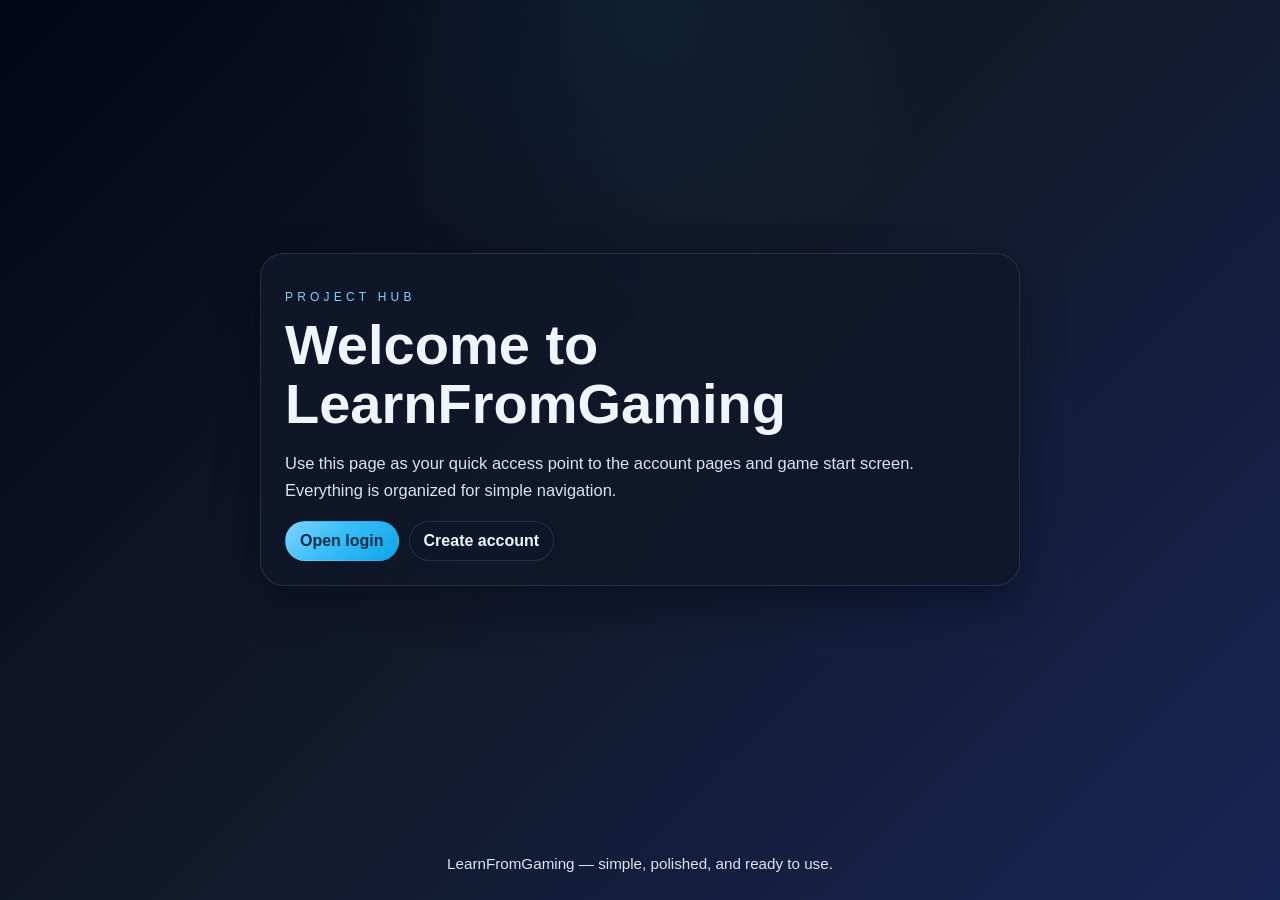
<file: index.html>
<!DOCTYPE html>
<html lang="en">
  <head>
    <meta charset="UTF-8" />
    <meta name="viewport" content="width=device-width, initial-scale=1.0" />
    <title>LearnFromGaming</title>
    <meta name="description" content="A polished entry page for the LearnFromGaming project." />
    <link rel="stylesheet" href="styles/index.css" />
  </head>
  <body>
    <main class="site-shell main-wrap">
      <section class="hero center-card">
        <article class="panel">
          <p class="eyebrow">Project hub</p>
          <h1>Welcome to LearnFromGaming</h1>
          <p class="lead">Use this page as your quick access point to the account pages and game start screen. Everything is organized for simple navigation.</p>

          <div class="cta-row">
            <a class="primary-btn" href="login.html">Open login</a>
            <a class="secondary-btn" href="register.html">Create account</a>
          </div>
        </article>
      </section>
    </main>

    <footer class="site-shell footer-note">LearnFromGaming — simple, polished, and ready to use.</footer>
  </body>
</html>
</file>
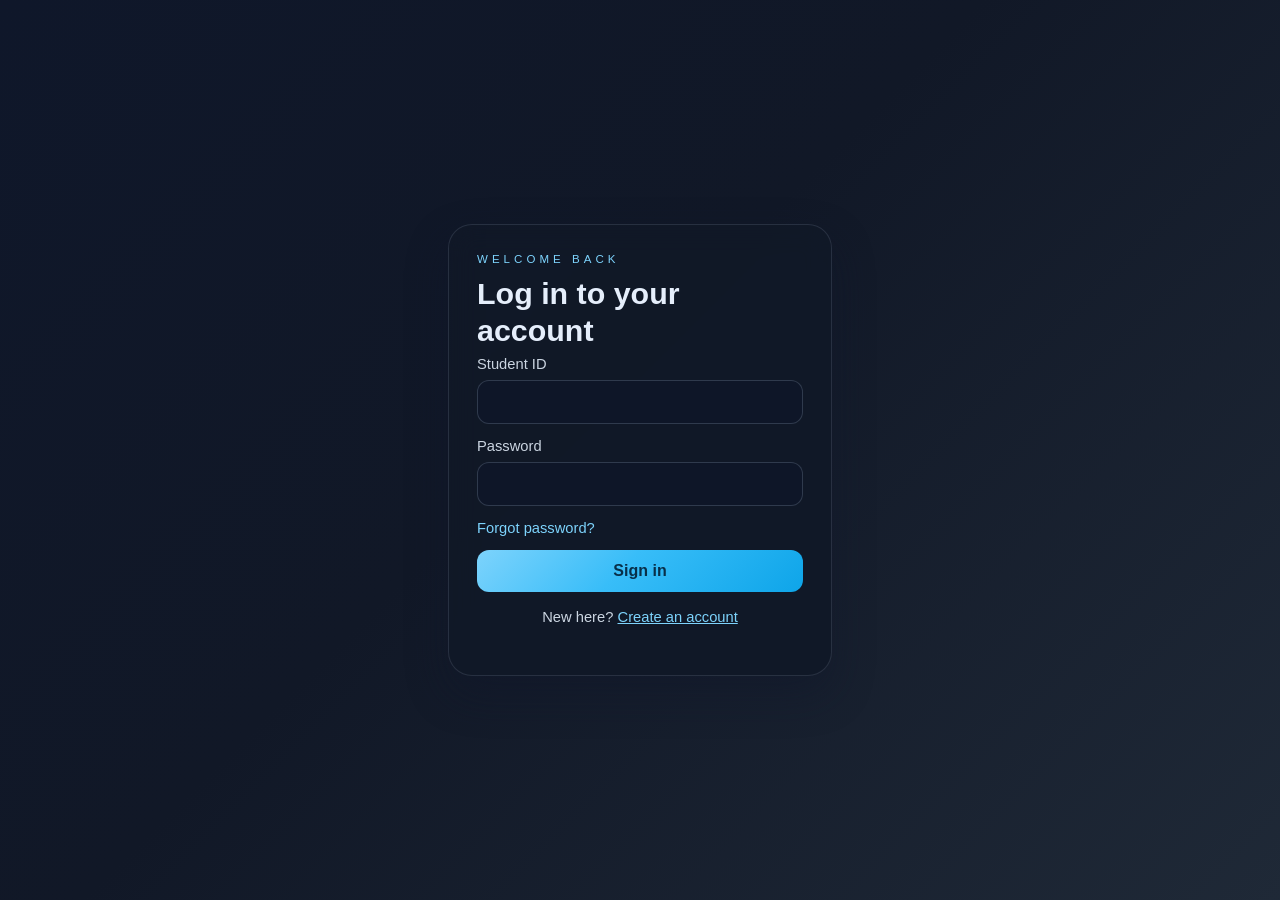
<file: login.html>
<!DOCTYPE html>
<html lang="en">
  <head>
    <meta charset="UTF-8" />
    <meta name="viewport" content="width=device-width, initial-scale=1.0" />
    <title>Register & Login</title>
    <link rel="stylesheet" href="styles/login.css" />
  </head>
  <body>
    <main class="shell">
      <section class="card" aria-label="Login interface">
        <div class="eyebrow">Welcome back</div>
        <h1>Log in to your account</h1>
      
        <form id="login-form" novalidate>
          <div class="field">
            <label for="studentID">Student ID</label>
            <input id="studentID" type="text" required />
          </div>

          <div class="field">
            <label for="password">Password</label>
            <input id="password" type="password" required />
          </div>

          <div class="row">
            <a class="link" href="forgot-password.html">Forgot password?</a>
          </div>

          <button type="submit">Sign in</button>
          <p id="login-message" class="footer-note" style="margin-top: 0; display: none;"></p>
        </form>

        <div class="divider">or continue with</div>

        <p class="footer-note">New here? <a href="register.html">Create an account</a></p>
      <script src="scripts/login.js"></script>
      </section>
    </main>
  </body>
</html>
</file>
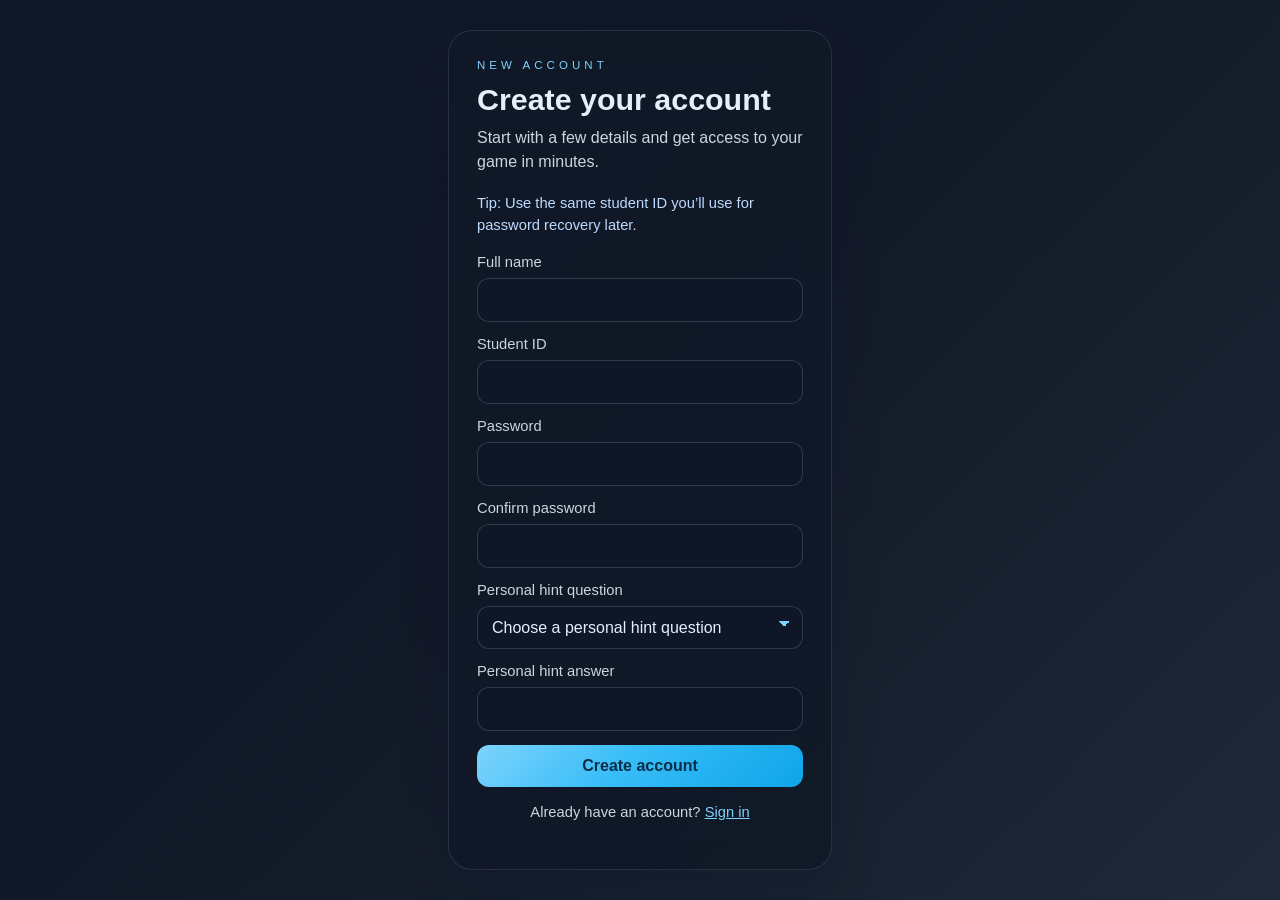
<file: register.html>
<!DOCTYPE html>
<html lang="en">
  <head>
    <meta charset="UTF-8" />
    <meta name="viewport" content="width=device-width, initial-scale=1.0" />
    <title>Create Account</title>
    <link rel="stylesheet" href="styles/register.css" />
  </head>
  <body>
    <main class="shell">
      <section class="card" aria-label="Create account interface">
        <div class="eyebrow">New account</div>
        <h1>Create your account</h1>
        <p>Start with a few details and get access to your game in minutes.</p>
        <p style="font-size: 0.92rem; color: #bfdbfe;">Tip: Use the same student ID you’ll use for password recovery later.</p>

        <form id="signup-form" novalidate>
          <div class="field">
            <label for="name">Full name</label>
            <input id="name" type="text" required />
          </div>

          <div class="field">
            <label for="student-id">Student ID</label>
            <input id="student-id" type="text" required />
          </div>

          <div class="field">
            <label for="password">Password</label>
            <input id="password" type="password" required />
          </div>

          <div class="field">
            <label for="confirm-password">Confirm password</label>
            <input id="confirm-password" type="password" required />
          </div>

          <div class="field">
            <label for="hint-question">Personal hint question</label>
            <select id="hint-question" required>
              <option value="" selected disabled hidden>Choose a personal hint question</option>
              <option value="What is your favorite color?">What is your favorite color?</option>
              <option value="What is your first pet’s name?">What is your first pet’s name?</option>
              <option value="What city were you born in?">What city were you born in?</option>
            </select>
          </div>

          <div class="field">
            <label for="hint-answer">Personal hint answer</label>
            <input id="hint-answer" type="text" required />
          </div>

          <button type="submit">Create account</button>
          <p id="signup-message" class="footer-note" style="margin-top: 0; display: none;"></p>
        </form>

        <p class="footer-note">Already have an account? <a href="login.html">Sign in</a></p>
        <script src="scripts/register.js"></script>
      </section>
    </main>
  </body>
</html>
</file>
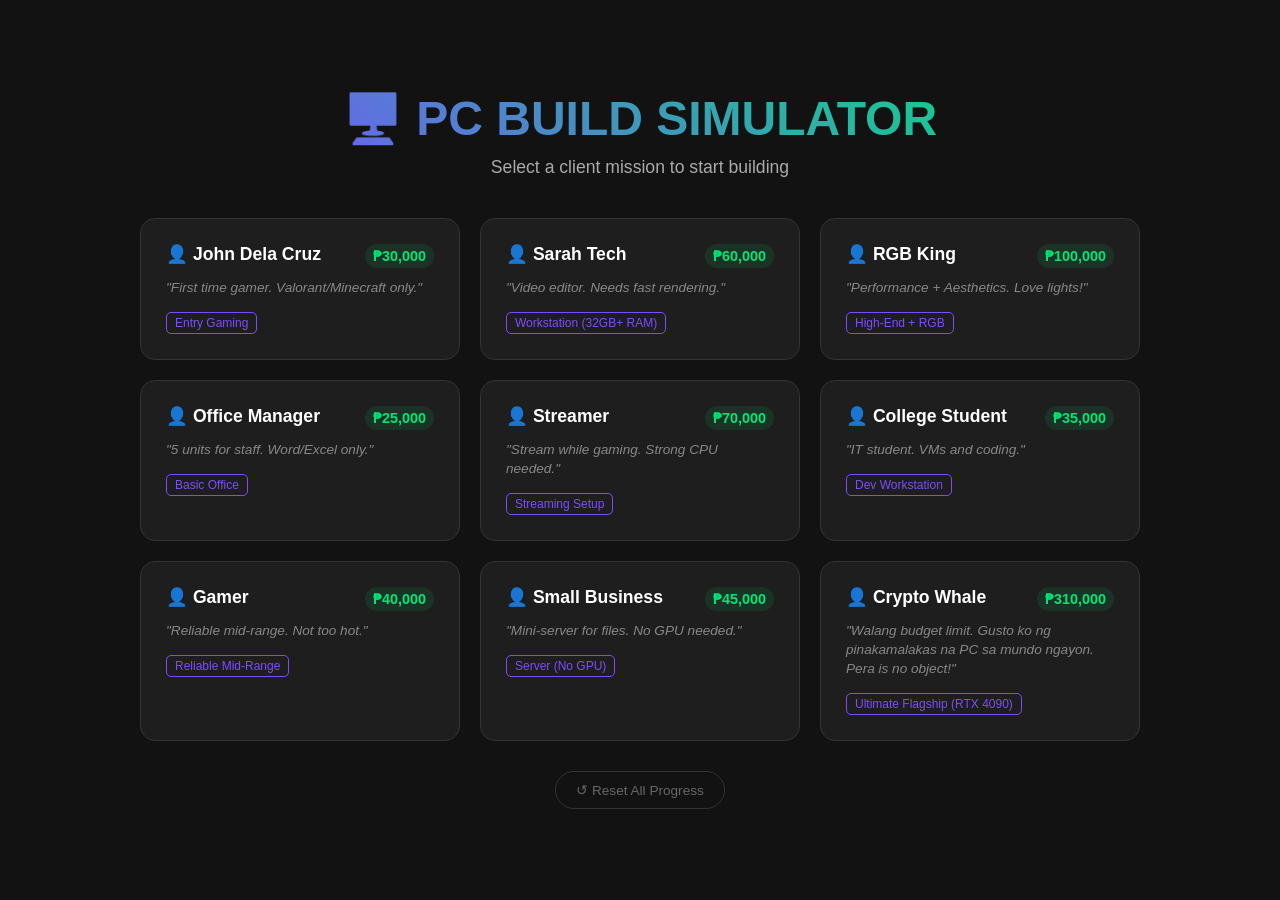
<file: game/pc-build-sim.html>
<!DOCTYPE html>
<html lang="en">
<head>
    <meta charset="UTF-8">
    <meta name="viewport" content="width=device-width, initial-scale=1.0">
    <title>PC Build Simulator: Ultimate Edition</title>
    <style>
        :root { --bg: #121212; --card: #1e1e1e; --accent: #7c4dff; --success: #00e676; --danger: #ff5252; --text: #fff; }
        * { margin: 0; padding: 0; box-sizing: border-box; font-family: 'Segoe UI', sans-serif; }
        body { background: var(--bg); color: var(--text); min-height: 100vh; display: flex; justify-content: center; align-items: center; padding: 20px; overflow-x: hidden; }
        
        /* --- MAIN MENU STYLES --- */
        .main-menu { 
            width: 100%; max-width: 1000px; text-align: center; 
            animation: fadeIn 0.5s ease-out;
        }
        .menu-title { font-size: 3em; margin-bottom: 10px; background: linear-gradient(45deg, #7c4dff, #00e676); -webkit-background-clip: text; -webkit-text-fill-color: transparent; }
        .menu-subtitle { color: #aaa; margin-bottom: 40px; font-size: 1.1em; }
        
        .mission-grid { display: grid; grid-template-columns: repeat(auto-fit, minmax(280px, 1fr)); gap: 20px; }
        .mission-card { 
            background: var(--card); border: 1px solid #333; border-radius: 15px; padding: 25px; 
            text-align: left; cursor: pointer; transition: all 0.3s; position: relative; overflow: hidden;
        }
        .mission-card:hover { transform: translateY(-5px); border-color: var(--accent); box-shadow: 0 10px 30px rgba(124, 77, 255, 0.2); }
        
        /* COMPLETED JOB STYLES */
        .mission-card.completed {
            border-color: var(--success);
            background: rgba(0, 230, 118, 0.05);
        }
        .mission-card.completed::after {
            content: '✅ JOB DONE';
            position: absolute;
            top: 15px; right: 15px;
            background: var(--success);
            color: #000;
            font-size: 0.7em;
            font-weight: bold;
            padding: 4px 8px;
            border-radius: 20px;
            box-shadow: 0 2px 10px rgba(0, 230, 118, 0.4);
        }

        .mission-header { display: flex; justify-content: space-between; align-items: start; margin-bottom: 10px; }
        .mission-name { font-weight: bold; font-size: 1.1em; color: white; }
        .mission-budget { color: var(--success); font-weight: bold; font-size: 0.9em; background: rgba(0, 230, 118, 0.1); padding: 4px 8px; border-radius: 20px; }
        .mission-bio { font-size: 0.85em; color: #888; line-height: 1.4; margin-bottom: 15px; font-style: italic; }
        .mission-tag { font-size: 0.75em; color: var(--accent); border: 1px solid var(--accent); padding: 3px 8px; border-radius: 5px; display: inline-block; }
        
        /* RESET BUTTON STYLE */
        .reset-btn {
            margin-top: 30px; background: transparent; color: #666; 
            border: 1px solid #333; padding: 10px 20px; border-radius: 50px;
            cursor: pointer; font-size: 0.85em; transition: all 0.3s;
            display: inline-flex; align-items: center; gap: 8px;
        }
        .reset-btn:hover { border-color: var(--danger); color: var(--danger); background: rgba(255, 82, 82, 0.05); }

        /* --- GAME CONTAINER (Hidden by default) --- */
        .game-container { 
            display: none; width: 100%; max-width: 1200px; background: var(--card); 
            border-radius: 20px; overflow: hidden; box-shadow: 0 20px 60px rgba(0,0,0,0.8); 
            grid-template-columns: 320px 1fr 350px; height: 95vh; animation: slideUp 0.5s ease-out;
        }
        .game-container.active { display: grid; }
        
        /* Left Panel: Missions (Now acts as Current Job Info) */
        .mission-panel { padding: 20px; border-right: 1px solid #333; overflow-y: auto; background: #181818; }
        .panel-title { font-size: 1.1em; color: var(--accent); margin-bottom: 15px; text-transform: uppercase; letter-spacing: 1px; font-weight: bold; display: flex; justify-content: space-between; align-items: center; }
        .back-btn { font-size: 0.8em; color: #888; cursor: pointer; text-transform: none; letter-spacing: normal; transition: color 0.2s; }
        .back-btn:hover { color: white; text-decoration: underline; }
        
        .current-job-card { background: rgba(124, 77, 255, 0.1); border: 1px solid var(--accent); border-radius: 12px; padding: 15px; margin-bottom: 20px; }
        .job-status { font-size: 0.8em; color: var(--success); margin-bottom: 5px; font-weight: bold; }
        
        /* Center Panel: Visual Build Area */
        .build-area { padding: 20px; display: flex; flex-direction: column; align-items: center; position: relative; background: radial-gradient(circle at center, #2a2a2a 0%, #121212 100%); }
        
        /* VISUAL PC CASE */
        .pc-case { 
            width: 320px; height: 480px; background: #000; border: 4px solid #444; 
            border-radius: 15px; position: relative; margin-top: 10px;
            box-shadow: 0 0 30px rgba(0,0,0,0.8); overflow: hidden;
            transition: all 0.5s;
        }
        .pc-case.case-glass { border-color: #7c4dff; box-shadow: 0 0 20px rgba(124, 77, 255, 0.3); }
        .pc-case.case-glass::before {
            content: ''; position: absolute; top: 0; left: 0; right: 0; bottom: 0;
            background: linear-gradient(135deg, rgba(255,255,255,0.1) 0%, transparent 50%);
            pointer-events: none; z-index: 5;
        }
        .pc-case.rgb-active { animation: rgbPulse 3s infinite alternate; }
        @keyframes rgbPulse { 0% { box-shadow: 0 0 30px rgba(255,0,0,0.4); } 33% { box-shadow: 0 0 30px rgba(0,255,0,0.4); } 66% { box-shadow: 0 0 30px rgba(0,0,255,0.4); } 100% { box-shadow: 0 0 30px rgba(255,0,255,0.4); } }
        .case-glass-overlay { position: absolute; top: 20px; left: 20px; right: 20px; bottom: 20px; border: 1px solid rgba(255,255,255,0.1); border-radius: 8px; background: rgba(255,255,255,0.02); pointer-events: none; z-index: 10; }
        
        /* Component Visuals inside Case */
        .vis-mobo { position: absolute; top: 30px; left: 30px; right: 30px; height: 220px; background: #2d3436; border-radius: 5px; border: 1px solid #555; display: flex; justify-content: center; align-items: center; font-size: 0.7em; color: #666; transition: all 0.2s; }
        .vis-cooler-stock { width: 50px; height: 50px; border-radius: 50%; position: absolute; top: 45px; left: 50%; transform: translateX(-50%); display: none; border: 2px solid #aaa; background: radial-gradient(circle, #ddd 30%, #999 100%); }
        .vis-cooler-tower { width: 70px; height: 90px; background: #444; position: absolute; top: 30px; left: 50%; transform: translateX(-50%); display: none; border-radius: 4px; border: 2px solid #666; background: repeating-linear-gradient(0deg, #333, #333 5px, #555 5px, #555 10px); }
        .vis-fan-spin { animation: spin 0.5s linear infinite; }
        @keyframes spin { 100% { transform: translateX(-50%) rotate(360deg); } }
        .vis-cpu { display: none; }
        .vis-ram { width: 10px; height: 80px; background: #333; position: absolute; top: 50px; right: 60px; display: none; border-left: 2px solid var(--accent); transition: all 0.2s; }
        .vis-gpu { width: 220px; height: 45px; background: #444; position: absolute; bottom: 80px; left: 50%; transform: translateX(-50%); border-radius: 4px; display: none; border-bottom: 3px solid var(--danger); transition: all 0.2s; }
        .vis-psu { width: 200px; height: 55px; background: #222; position: absolute; bottom: 20px; left: 50%; transform: translateX(-50%); border-radius: 4px; display: none; border-top: 2px solid #555; transition: all 0.2s; }
        .vis-storage { width: 80px; height: 15px; position: absolute; top: 190px; left: 50px; display: none; border-radius: 2px; background: linear-gradient(90deg, #ffd700, #b8860b); border: 1px solid #fff; transition: all 0.2s; }
        
        .installed-part { cursor: pointer !important; }
        .installed-part:hover { filter: brightness(1.3) drop-shadow(0 0 5px rgba(255,255,255,0.5)); transform: scale(1.02); }
        .installed-part::after { content: '×'; position: absolute; top: -10px; right: -10px; background: var(--danger); color: white; width: 20px; height: 20px; border-radius: 50%; display: flex; align-items: center; justify-content: center; font-size: 14px; font-weight: bold; opacity: 0; transition: opacity 0.2s; box-shadow: 0 2px 5px rgba(0,0,0,0.5); }
        .installed-part:hover::after { opacity: 1; }
        
        .budget-bar { margin-top: 20px; width: 100%; text-align: center; }
        .budget-text { font-size: 1.2em; font-weight: bold; margin-bottom: 5px; }
        .progress-bg { width: 100%; height: 8px; background: #333; border-radius: 4px; overflow: hidden; }
        .progress-fill { height: 100%; background: var(--success); width: 0%; transition: width 0.3s, background 0.3s; }
        
        /* Right Panel: Store */
        .store-panel { padding: 20px; border-left: 1px solid #333; overflow-y: auto; background: #181818; }
        .part-card { background: #252525; border: 1px solid #444; border-radius: 10px; padding: 12px; margin-bottom: 10px; transition: all 0.2s; display: flex; justify-content: space-between; align-items: center; position: relative; }
        .part-card.draggable { cursor: grab; }
        .part-card.draggable:hover { border-color: var(--accent); background: #2a2a2a; }
        .part-card.installed { border-color: var(--success); background: rgba(0, 230, 118, 0.05); }
        .remove-btn { background: var(--danger); color: white; border: none; padding: 5px 10px; border-radius: 5px; font-size: 0.8em; cursor: pointer; font-weight: bold; margin-left: 10px; }
        .part-name { font-size: 0.9em; font-weight: bold; margin-bottom: 3px; }
        .part-specs { font-size: 0.75em; color: #888; }
        .part-price { font-weight: bold; color: var(--success); font-size: 0.9em; }
        
        .action-btn { width: 100%; padding: 15px; background: var(--accent); color: white; border: none; border-radius: 10px; font-weight: bold; cursor: pointer; margin-top: 15px; font-size: 1em; transition: all 0.2s; }
        .action-btn:hover { filter: brightness(1.2); transform: translateY(-2px); }
        .action-btn:disabled { background: #444; cursor: not-allowed; transform: none; }
        
        /* Modal / Benchmark Overlay */
        .overlay { display: none; position: fixed; top: 0; left: 0; width: 100%; height: 100%; background: rgba(0,0,0,0.9); z-index: 100; justify-content: center; align-items: center; flex-direction: column; }
        .overlay.active { display: flex; }
        .benchmark-box { background: #1e1e1e; padding: 30px; border-radius: 20px; width: 90%; max-width: 550px; border: 2px solid var(--accent); text-align: center; }
        .bench-title { font-size: 1.5em; margin-bottom: 20px; color: var(--accent); }
        .bench-grid { display: grid; grid-template-columns: 1fr 1fr; gap: 15px; margin-bottom: 20px; text-align: left; }
        .bench-item { background: #252525; padding: 15px; border-radius: 10px; border: 1px solid #333; }
        .bench-label { font-size: 0.8em; color: #888; margin-bottom: 5px; text-transform: uppercase; }
        .bench-value { font-size: 1.8em; font-weight: bold; color: var(--success); }
        .bench-sub { font-size: 0.75em; color: #aaa; margin-top: 3px; }
        .analysis-box { background: rgba(124, 77, 255, 0.1); border: 1px solid var(--accent); padding: 15px; border-radius: 10px; margin-bottom: 20px; text-align: left; font-size: 0.9em; line-height: 1.5; }
        .analysis-title { color: var(--accent); font-weight: bold; margin-bottom: 5px; display: block; }
        .customer-feedback { margin-top: 10px; padding: 15px; background: rgba(255,255,255,0.05); border-radius: 10px; font-style: italic; color: #ddd; }
        
        /* CUSTOM CONFIRMATION MODAL STYLES */
        .confirm-modal {
            display: none; position: fixed; top: 0; left: 0; width: 100%; height: 100%;
            background: rgba(0,0,0,0.8); z-index: 200; justify-content: center; align-items: center;
            backdrop-filter: blur(5px);
        }
        .confirm-modal.active { display: flex; animation: fadeIn 0.2s; }
        .confirm-box {
            background: #1e1e1e; padding: 30px; border-radius: 15px; width: 90%; max-width: 400px;
            border: 1px solid #333; text-align: center; box-shadow: 0 20px 50px rgba(0,0,0,0.5);
        }
        .confirm-icon { font-size: 3em; margin-bottom: 15px; display: block; }
        .confirm-title { font-size: 1.2em; font-weight: bold; margin-bottom: 10px; color: white; }
        .confirm-msg { color: #aaa; font-size: 0.9em; margin-bottom: 25px; line-height: 1.4; }
        .confirm-actions { display: flex; gap: 10px; justify-content: center; }
        .btn-confirm {
            flex: 1; padding: 12px; border-radius: 8px; font-weight: bold; cursor: pointer;
            border: none; transition: all 0.2s; font-size: 0.95em;
        }
        /* YES Button - Highlighted */
        .btn-yes {
            background: var(--danger); color: white;
            box-shadow: 0 0 15px rgba(255, 82, 82, 0.3);
        }
        .btn-yes:hover { background: #ff1744; transform: translateY(-2px); }
        /* NO Button - Plain */
        .btn-no {
            background: transparent; border: 1px solid #444; color: #888;
        }
        .btn-no:hover { border-color: #666; color: white; background: #252525; }

        @media (max-width: 1000px) { .game-container { grid-template-columns: 1fr; height: auto; } .pc-case { margin: 20px auto; } }
        @keyframes fadeIn { from { opacity: 0; } to { opacity: 1; } }
        @keyframes slideUp { from { opacity: 0; transform: translateY(20px); } to { opacity: 1; transform: translateY(0); } }
    </style>
</head>
<body>

    <!-- ================= MAIN MENU ================= -->
    <div class="main-menu" id="mainMenu">
        <h1 class="menu-title">🖥️ PC BUILD SIMULATOR</h1>
        <p class="menu-subtitle">Select a client mission to start building</p>
        
        <div class="mission-grid" id="missionGrid">
            <!-- Missions will be injected here -->
        </div>

        <!-- RESET BUTTON ADDED HERE -->
        <button class="reset-btn" onclick="askResetProgress()">↺ Reset All Progress</button>
    </div>

    <!-- ================= GAME CONTAINER ================= -->
    <div class="game-container" id="gameContainer">
        <!-- LEFT: CURRENT JOB INFO -->
        <div class="mission-panel">
            <div class="panel-title">
                <span>📋 Current Job</span>
                <span class="back-btn" onclick="askBackToMenu()">← Change Job</span>
            </div>
            
            <div class="current-job-card" id="currentJobCard">
                <div class="job-status">● ACTIVE MISSION</div>
                <div class="customer-name" style="font-weight:bold; margin-bottom:5px;" id="jobName">--</div>
                <div class="customer-bio" style="font-size:0.85em; color:#aaa; line-height:1.4; margin-bottom:10px; font-style:italic;" id="jobBio">--</div>
                <div class="mission-req" style="font-size:0.8em; color:var(--accent); background:rgba(124,77,255,0.1); padding:5px 8px; border-radius:5px; display:inline-block;" id="jobReq">--</div>
            </div>

            <div style="margin-top:20px; font-size:0.8em; color:#666;">
                <p>💡 Tip: Drag parts from the store to the case.</p>
                <p>💡 Click installed parts to remove them.</p>
            </div>
        </div>

        <!-- CENTER: VISUAL BUILD -->
        <div class="build-area">
            <div class="panel-title" style="align-self:flex-start;">🛠️ Build Station</div>
            
            <div class="pc-case" id="pcCase">
                <div class="case-glass-overlay"></div>
                <div class="vis-mobo" id="visMobo">Motherboard Slot</div>
                <div class="vis-cooler-stock" id="visCoolerStock"></div>
                <div class="vis-cooler-tower" id="visCoolerTower"></div>
                <div class="vis-cpu" id="visCpu"></div>
                <div class="vis-ram" id="visRam"></div>
                <div class="vis-gpu" id="visGpu"></div>
                <div class="vis-psu" id="visPsu"></div>
                <div class="vis-storage" id="visStorage"></div>
            </div>

            <div class="budget-bar">
                <div class="budget-text">Budget: ₱<span id="budgetMax">0</span> | Spent: ₱<span id="spent">0</span></div>
                <div class="progress-bg"><div class="progress-fill" id="budgetProgress"></div></div>
            </div>

            <button class="action-btn" id="submitBtn" onclick="runBenchmark()" disabled>🚀 Run Benchmark & Submit</button>
        </div>

        <!-- RIGHT: STORE -->
        <div class="store-panel">
            <div class="panel-title">🛒 Component Store</div>
            <div id="storeContainer"></div>
        </div>
    </div>

    <!-- BENCHMARK OVERLAY -->
    <div class="overlay" id="benchOverlay">
        <div class="benchmark-box">
            <div class="bench-title">⏳ Running Benchmarks...</div>
            <div id="benchResults" style="display:none;">
                <div class="bench-grid">
                    <div class="bench-item"><div class="bench-label">Cyberpunk 2077</div><div class="bench-value" id="fps1">--</div><div class="bench-sub">Avg FPS</div></div>
                    <div class="bench-item"><div class="bench-label">Valorant</div><div class="bench-value" id="fps2">--</div><div class="bench-sub">Avg FPS</div></div>
                    <div class="bench-item"><div class="bench-label">Blender</div><div class="bench-value" id="score3">--</div><div class="bench-sub">Samples/min</div></div>
                    <div class="bench-item"><div class="bench-label">Overall</div><div class="bench-value" id="overallScore" style="color:var(--accent)">--</div><div class="bench-sub">Tier</div></div>
                </div>
                <div class="analysis-box" id="hwAnalysis"><span class="analysis-title">🔍 Analysis:</span>Balanced.</div>
                <div class="customer-feedback" id="custFeedback"></div>
                <button class="action-btn" onclick="completeJobAndClose()">✅ Complete Job</button>
            </div>
        </div>
    </div>

    <!-- CUSTOM CONFIRMATION MODAL FOR BACK TO MENU -->
    <div class="confirm-modal" id="confirmModal">
        <div class="confirm-box">
            <span class="confirm-icon">⚠️</span>
            <div class="confirm-title">Are you sure?</div>
            <div class="confirm-msg">Current build progress will be lost if you change jobs now.</div>
            <div class="confirm-actions">
                <button class="btn-confirm btn-no" onclick="cancelBackToMenu()">NO</button>
                <button class="btn-confirm btn-yes" onclick="confirmBackToMenu()">YES</button>
            </div>
        </div>
    </div>

    <!-- CUSTOM CONFIRMATION MODAL FOR RESET PROGRESS -->
    <div class="confirm-modal" id="resetConfirmModal">
        <div class="confirm-box">
            <span class="confirm-icon">🗑️</span>
            <div class="confirm-title">Reset All Progress?</div>
            <div class="confirm-msg">This will permanently delete all your completed jobs and scores. This action cannot be undone.</div>
            <div class="confirm-actions">
                <button class="btn-confirm btn-no" onclick="cancelResetProgress()">NO</button>
                <button class="btn-confirm btn-yes" onclick="confirmResetProgress()">YES</button>
            </div>
        </div>
    </div>

    <script>
        // --- DATA ---
        const missions = [
            { id: 1, name: "John Dela Cruz", bio: "First time gamer. Valorant/Minecraft only.", budget: 30000, req: "Entry Gaming" },
            { id: 2, name: "Sarah Tech", bio: "Video editor. Needs fast rendering.", budget: 60000, req: "Workstation (32GB+ RAM)" },
            { id: 3, name: "RGB King", bio: "Performance + Aesthetics. Love lights!", budget: 100000, req: "High-End + RGB" },
            { id: 4, name: "Office Manager", bio: "5 units for staff. Word/Excel only.", budget: 25000, req: "Basic Office" },
            { id: 5, name: "Streamer", bio: "Stream while gaming. Strong CPU needed.", budget: 70000, req: "Streaming Setup" },
            { id: 6, name: "College Student", bio: "IT student. VMs and coding.", budget: 35000, req: "Dev Workstation" },
            { id: 7, name: "Gamer", bio: "Reliable mid-range. Not too hot.", budget: 40000, req: "Reliable Mid-Range" },
            { id: 8, name: "Small Business", bio: "Mini-server for files. No GPU needed.", budget: 45000, req: "Server (No GPU)" },
            { id: 9, name: "Crypto Whale", bio: "Walang budget limit. Gusto ko ng pinakamalakas na PC sa mundo ngayon. Pera is no object!", budget: 310000, req: "Ultimate Flagship (RTX 4090)" }
        ];

        const partsDB = {
            cpu: [
                { id: 'c1', name: 'i3-12100F', price: 6500, score: 40, socket: 'LGA1700' },
                { id: 'c2', name: 'Ryzen 5 5600', price: 8500, score: 65, socket: 'AM4' },
                { id: 'c3', name: 'i5-12400F', price: 10500, score: 80, socket: 'LGA1700' },
                { id: 'c4', name: 'Ryzen 7 5700X', price: 13500, score: 95, socket: 'AM4' },
                { id: 'c5', name: 'i5-13400F', price: 14500, score: 100, socket: 'LGA1700' },
                { id: 'c6', name: 'Ryzen 5 7600', price: 15500, score: 110, socket: 'AM5' },
                { id: 'c7', name: 'i7-13700K', price: 24000, score: 140, socket: 'LGA1700' },
                { id: 'c8', name: 'Ryzen 9 7900X', price: 28000, score: 160, socket: 'AM5' },
                { id: 'c9', name: 'Intel i9-14900K', price: 38000, score: 180, socket: 'LGA1700' },
                { id: 'c10', name: 'Ryzen 9 7950X3D', price: 42000, score: 190, socket: 'AM5' }
            ],
            mobo: [
                { id: 'm1', name: 'H610M DDR4', price: 4500, socket: 'LGA1700' },
                { id: 'm2', name: 'B550M DS3H', price: 5500, socket: 'AM4' },
                { id: 'm3', name: 'B660M Mortar', price: 7500, socket: 'LGA1700' },
                { id: 'm4', name: 'X570 Tomahawk', price: 9500, socket: 'AM4' },
                { id: 'm5', name: 'B760M Aorus', price: 9000, socket: 'LGA1700' },
                { id: 'm6', name: 'B650M PG', price: 10500, socket: 'AM5' },
                { id: 'm7', name: 'Z790-P Prime', price: 14000, socket: 'LGA1700' },
                { id: 'm8', name: 'X670E Crosshair', price: 22000, socket: 'AM5' },
                { id: 'm9', name: 'Z790 GODLIKE', price: 45000, socket: 'LGA1700' },
                { id: 'm10', name: 'X670E HERO', price: 35000, socket: 'AM5' }
            ],
            ram: [
                { id: 'r1', name: '8GB DDR4', price: 2000, size: 8, rgb: false },
                { id: 'r2', name: '16GB DDR4', price: 3500, size: 16, rgb: false },
                { id: 'r3', name: '16GB DDR4 RGB', price: 4200, size: 16, rgb: true },
                { id: 'r4', name: '32GB DDR4 RGB', price: 6500, size: 32, rgb: true },
                { id: 'r5', name: '16GB DDR5', price: 4800, size: 16, rgb: false },
                { id: 'r6', name: '32GB DDR5 RGB', price: 8500, size: 32, rgb: true },
                { id: 'r7', name: '64GB DDR5 RGB', price: 16000, size: 64, rgb: true },
            ],
            gpu: [
                { id: 'g1', name: 'GTX 1650', price: 8000, score: 30 },
                { id: 'g2', name: 'RTX 3050', price: 14000, score: 55 },
                { id: 'g3', name: 'RX 6600', price: 16000, score: 70 },
                { id: 'g4', name: 'RTX 3060', price: 20000, score: 90 },
                { id: 'g5', name: 'RTX 4060', price: 22000, score: 105 },
                { id: 'g6', name: 'RX 7700 XT', price: 28000, score: 130 },
                { id: 'g7', name: 'RTX 4070', price: 38000, score: 160 },
                { id: 'g8', name: 'RTX 4080', price: 65000, score: 220 },
                { id: 'g9', name: 'RTX 4080 SUPER', price: 75000, score: 250 },
                { id: 'g10', name: 'RTX 4090 24GB', price: 120000, score: 350 }
            ],
            storage: [
                { id: 's1', name: '256GB NVMe', price: 1500 },
                { id: 's2', name: '500GB NVMe', price: 2500 },
                { id: 's3', name: '1TB NVMe', price: 4000 },
                { id: 's4', name: '2TB NVMe', price: 7500 },
                { id: 's5', name: '4TB HDD', price: 5000 },
                { id: 's6', name: '4TB NVMe Gen5', price: 25000 }
            ],
            psu: [
                { id: 'p1', name: '450W Bronze', price: 2000, watts: 450 },
                { id: 'p2', name: '550W Bronze', price: 2800, watts: 550 },
                { id: 'p3', name: '650W Gold', price: 4000, watts: 650 },
                { id: 'p4', name: '750W Gold', price: 5500, watts: 750 },
                { id: 'p5', name: '850W Gold', price: 7000, watts: 850 },
                { id: 'p6', name: '1000W Platinum', price: 10000, watts: 1000 },
                { id: 'p7', name: '1200W Titanium', price: 15000, watts: 1200 }
            ],
            cooler: [
                { id: 'cl1', name: 'Stock Fan', price: 0, type: 'stock', noise: 'loud' },
                { id: 'cl2', name: 'Deepcool AK400', price: 2000, type: 'tower', noise: 'quiet' },
                { id: 'cl3', name: 'Thermalright PA120', price: 2500, type: 'tower', noise: 'quiet' },
                { id: 'cl4', name: 'NZXT Kraken 240', price: 6000, type: 'aio', noise: 'silent' },
                { id: 'cl5', name: 'Corsair H150i 360', price: 9000, type: 'aio', noise: 'silent' },
                { id: 'cl6', name: 'NZXT Kraken Elite 360', price: 15000, type: 'aio', noise: 'silent' }
            ],
            keyboard: [
                { id: 'kb1', name: 'Generic Membrane', price: 300, type: 'office' },
                { id: 'kb2', name: 'Logitech MK270', price: 1200, type: 'office' },
                { id: 'kb3', name: 'Redragon K552', price: 2500, type: 'mechanical' },
                { id: 'kb4', name: 'Keychron K2', price: 4500, type: 'mechanical' },
                { id: 'kb5', name: 'Razer Huntsman V2', price: 8000, type: 'mechanical' },
                { id: 'kb6', name: 'Wooting 60HE', price: 12000, type: 'mechanical' }
            ],
            mouse: [
                { id: 'ms1', name: 'Generic Mouse', price: 200, type: 'office' },
                { id: 'ms2', name: 'Logitech M185', price: 600, type: 'office' },
                { id: 'ms3', name: 'Logitech G102', price: 1200, type: 'gaming' },
                { id: 'ms4', name: 'Razer DeathAdder', price: 3500, type: 'gaming' },
                { id: 'ms5', name: 'G Pro X Superlight', price: 7500, type: 'gaming' },
                { id: 'ms6', name: 'Razer Viper V3 Pro', price: 9500, type: 'gaming' }
            ],
            casing: [
                { id: 'cs1', name: 'Basic Office Case', price: 1500, type: 'basic', glass: false },
                { id: 'cs2', name: 'Tecware Flatline', price: 2500, type: 'gaming', glass: true },
                { id: 'cs3', name: 'NZXT H5 Flow', price: 5000, type: 'gaming', glass: true },
                { id: 'cs4', name: 'Lian Li O11 Dynamic', price: 7500, type: 'gaming', glass: true },
                { id: 'cs5', name: 'Hyte Y70 Touch', price: 18000, type: 'gaming', glass: true }
            ]
        };

        let currentMission = null;
        let build = {};
        let draggedPart = null;
        
        // Load completed jobs from localStorage
        let completedJobs = JSON.parse(localStorage.getItem('pcBuilderCompletedJobs')) || [];

        // --- INIT & MENU LOGIC ---
        function init() {
            renderMainMenu();
        }

        function renderMainMenu() {
            const grid = document.getElementById('missionGrid');
            grid.innerHTML = '';
            missions.forEach(m => {
                const isCompleted = completedJobs.includes(m.id);
                const card = document.createElement('div');
                card.className = `mission-card ${isCompleted ? 'completed' : ''}`;
                card.onclick = () => selectMission(m);
                card.innerHTML = `
                    <div class="mission-header">
                        <div class="mission-name">👤 ${m.name}</div>
                        <div class="mission-budget">₱${m.budget.toLocaleString()}</div>
                    </div>
                    <div class="mission-bio">"${m.bio}"</div>
                    <div class="mission-tag">${m.req}</div>
                `;
                grid.appendChild(card);
            });
        }

        function selectMission(m) {
            currentMission = m;
            build = {};
            
            // Update UI
            document.getElementById('mainMenu').style.display = 'none';
            document.getElementById('gameContainer').classList.add('active');
            
            // Update Job Info Panel
            document.getElementById('jobName').textContent = m.name;
            document.getElementById('jobBio').textContent = `"${m.bio}"`;
            document.getElementById('jobReq').textContent = m.req;
            
            updateVisuals();
            updateBudget();
            renderStore();
            document.getElementById('budgetMax').textContent = m.budget.toLocaleString();
            checkCompleteness();
        }

        // --- RESET PROGRESS FUNCTIONS ---
        function askResetProgress() {
            document.getElementById('resetConfirmModal').classList.add('active');
        }

        function cancelResetProgress() {
            document.getElementById('resetConfirmModal').classList.remove('active');
        }

        function confirmResetProgress() {
            document.getElementById('resetConfirmModal').classList.remove('active');
            localStorage.removeItem('pcBuilderCompletedJobs');
            completedJobs = [];
            renderMainMenu();
            alert("All progress has been successfully reset!");
        }

        // --- CUSTOM CONFIRMATION MODAL LOGIC (FOR BACK TO MENU) ---
        function askBackToMenu() {
            document.getElementById('confirmModal').classList.add('active');
        }

        function cancelBackToMenu() {
            document.getElementById('confirmModal').classList.remove('active');
        }

        function confirmBackToMenu() {
            document.getElementById('confirmModal').classList.remove('active');
            document.getElementById('gameContainer').classList.remove('active');
            document.getElementById('mainMenu').style.display = 'block';
            currentMission = null;
            build = {};
            renderMainMenu(); // Re-render to show any new completed jobs
        }

        // --- STORE & BUILD LOGIC ---
        function renderStore() {
            const container = document.getElementById('storeContainer');
            container.innerHTML = '';
            Object.keys(partsDB).forEach(cat => {
                const label = document.createElement('div');
                label.style.cssText = "font-size:0.8em; color:#666; margin:15px 0 5px; text-transform:uppercase;";
                label.textContent = cat;
                container.appendChild(label);

                partsDB[cat].forEach(part => {
                    const isInstalled = build[cat]?.id === part.id;
                    const card = document.createElement('div');
                    card.className = `part-card ${isInstalled ? 'installed' : 'draggable'}`;
                    
                    if (!isInstalled) {
                        card.draggable = true;
                        card.dataset.cat = cat;
                        card.dataset.id = part.id;
                        card.addEventListener('dragstart', e => { draggedPart = {cat, part}; card.style.opacity='0.5'; });
                        card.addEventListener('dragend', () => { draggedPart=null; card.style.opacity='1'; });
                    }

                    let actionHtml = `<div class="part-price">₱${part.price.toLocaleString()}</div>`;
                    if (isInstalled) {
                        actionHtml = `<button class="remove-btn" onclick="removeComponent('${cat}')">REMOVE</button>`;
                    }

                    card.innerHTML = `
                        <div style="flex:1">
                            <div class="part-name">${part.name} ${isInstalled?'✅':''}</div>
                            <div class="part-specs">${getSpecs(cat, part)}</div>
                        </div>
                        ${actionHtml}
                    `;
                    container.appendChild(card);
                });
            });
        }

        function getSpecs(cat, p) {
            if(cat==='cpu') return `${p.socket} | Score:${p.score}`;
            if(cat==='mobo') return p.socket;
            if(cat==='ram') return `${p.size}GB ${p.rgb?'RGB':''}`;
            if(cat==='gpu') return `Score:${p.score}`;
            if(cat==='psu') return `${p.watts}W`;
            if(cat==='cooler') return `${p.type.toUpperCase()} | ${p.noise}`;
            if(cat==='keyboard'||cat==='mouse') return p.type.toUpperCase();
            if(cat==='casing') return p.glass?'Glass':'Basic';
            return '';
        }

        const pcCase = document.getElementById('pcCase');
        pcCase.addEventListener('dragover', e => e.preventDefault());
        pcCase.addEventListener('drop', e => {
            e.preventDefault();
            if(!draggedPart || !currentMission) return;
            if(draggedPart.cat === 'cpu' && build.mobo && build.mobo.socket !== draggedPart.part.socket) { alert('❌ Socket Mismatch!'); return; }
            if(draggedPart.cat === 'mobo' && build.cpu && build.cpu.socket !== draggedPart.part.socket) { alert('❌ Socket Mismatch!'); return; }
            
            build[draggedPart.cat] = draggedPart.part;
            updateVisuals(); updateBudget(); renderStore(); checkCompleteness();
        });

        function removeComponent(category) {
            if(!build[category]) return;
            delete build[category];
            updateVisuals(); updateBudget(); renderStore(); checkCompleteness();
        }

        function updateVisuals() {
            const vis = id => document.getElementById(id);
            ['visCpu','visRam','visGpu','visPsu','visStorage','visCoolerStock','visCoolerTower'].forEach(id => {
                const el = vis(id); if(el){el.style.display='none';el.classList.remove('installed-part');el.onclick=null;}
            });
            
            if(build.cpu){vis('visCpu').style.display='block';addClick(vis('visCpu'),'cpu');}
            if(build.ram){vis('visRam').style.display='block';addClick(vis('visRam'),'ram');}
            if(build.gpu){vis('visGpu').style.display='block';addClick(vis('visGpu'),'gpu');}
            if(build.psu){vis('visPsu').style.display='block';addClick(vis('visPsu'),'psu');}
            if(build.storage){vis('visStorage').style.display='block';addClick(vis('visStorage'),'storage');}
            
            if(build.cooler){
                if(build.cooler.type==='stock'){vis('visCoolerStock').style.display='block';addClick(vis('visCoolerStock'),'cooler');}
                else{vis('visCoolerTower').style.display='block';vis('visCoolerTower').classList.add('vis-fan-spin');addClick(vis('visCoolerTower'),'cooler');}
            }
            
            const moboVis = vis('visMobo');
            if(build.mobo){moboVis.textContent=build.mobo.name;moboVis.style.borderColor='#7c4dff';addClick(moboVis,'mobo');}
            else{moboVis.textContent='Motherboard Slot';moboVis.style.borderColor='#555';moboVis.onclick=null;}
            
            const caseEl = vis('pcCase');
            if(build.casing?.glass) caseEl.classList.add('case-glass'); else caseEl.classList.remove('case-glass');
            if(build.ram?.rgb || build.casing?.type==='gaming') caseEl.classList.add('rgb-active'); else caseEl.classList.remove('rgb-active');
        }

        function addClick(el, cat) {
            el.classList.add('installed-part');
            el.title = 'Click to remove';
            el.onclick = () => removeComponent(cat);
        }

        function updateBudget() {
            if(!currentMission) return;
            let total = 0; Object.values(build).forEach(p => total += p.price);
            document.getElementById('spent').textContent = total.toLocaleString();
            const pct = (total / currentMission.budget) * 100;
            const bar = document.getElementById('budgetProgress');
            bar.style.width = `${Math.min(pct,100)}%`;
            bar.style.background = total > currentMission.budget ? '#ff5252' : '#00e676';
        }

        function checkCompleteness() {
            if(!currentMission) { document.getElementById('submitBtn').disabled=true; return; }
            let total=0; Object.values(build).forEach(p=>total+=p.price);
            document.getElementById('submitBtn').disabled = !(Object.keys(build).length>0 && total<=currentMission.budget);
        }

        // --- BENCHMARK LOGIC ---
        function runBenchmark() {
            const overlay = document.getElementById('benchOverlay');
            const results = document.getElementById('benchResults');
            const title = document.querySelector('.bench-title');
            overlay.classList.add('active'); results.style.display='none';
            title.textContent="Running Benchmarks..."; title.style.color="var(--accent)";
            
            setTimeout(() => {
                const cpu = build.cpu||{score:0,name:'None'}; const gpu = build.gpu||{score:0,name:'None'}; const ram = build.ram||{size:0,rgb:false};
                let bf=1.0;
                if(cpu.score>0&&gpu.score>0){const r=Math.min(cpu.score,gpu.score)/Math.max(cpu.score,gpu.score);bf=0.7+(0.3*r);}
                else if(cpu.score===0||gpu.score===0) bf=0.3;
                let rf=1.0; if(ram.size>=32)rf=1.3; else if(ram.size>=16)rf=1.15; else if(ram.size>0)rf=0.9; else rf=0.5;
                
                const fps1=Math.floor(Math.max(0,Math.min(((gpu.score*1.2)*bf*rf)+(cpu.score*0.1),300))); // Increased cap for 4090
                const fps2=Math.floor(Math.max(0,Math.min(((cpu.score*2.5)*rf)+(gpu.score*0.4),800)));
                const sc3=Math.floor(((cpu.score*1.5*rf)+(ram.size*3))*(build.gpu?1:0.8));
                const avg=(fps1+(fps2/3)+(sc3/10))/3;
                
                let tier="Entry",tc="#aaa";
                if(avg>150){tier="Godlike Beast 🐉";tc="#ffd700";} // New tier for whale builds
                else if(avg>120){tier="Ultra High-End";tc="#e94560";}
                else if(avg>80){tier="High-End";tc="#ff9f43";}
                else if(avg>50){tier="Mid-Range";tc="#7c4dff";}
                else if(avg>25){tier="Budget";tc="#00ff88";}
                
                document.getElementById('fps1').textContent=fps1;
                document.getElementById('fps2').textContent=fps2;
                document.getElementById('score3').textContent=sc3;
                const ov=document.getElementById('overallScore'); ov.textContent=tier; ov.style.color=tc;
                
                let analysis=""; const miss=[];
                ['cpu','mobo','ram','gpu','storage','psu'].forEach(p=>{if(!build[p])miss.push(p.toUpperCase());});
                if(miss.length>0) analysis=`⚠️ INCOMPLETE: Missing ${miss.join(', ')}.`;
                else if(cpu.score>0&&gpu.score>0){const r=Math.min(cpu.score,gpu.score)/Math.max(cpu.score,gpu.score);if(r<0.6){const w=cpu.score<gpu.score?"CPU":"GPU";analysis=`⚠️ BOTTLENECK: ${w} is weak.`;}else analysis="✅ BALANCED SYSTEM.";}
                document.getElementById('hwAnalysis').innerHTML=`<span class="analysis-title">🔍 Analysis:</span>${analysis}`;
                
                let fb="";
                if(miss.length>0) fb=`Missing: ${miss.join(', ')}!`;
                else if(currentMission.id===9) { // Crypto Whale Feedback
                     if(gpu.score >= 350) fb = "PERFECT! This is exactly what I wanted. Money well spent! 💰";
                     else fb = "Good build, but why didn't you get the RTX 4090? I have unlimited budget!";
                }
                else if(currentMission.id===1) fb=fps2>144?"Grabe! Smooth!":(fps2>60?"Okay playable.":"Laggy.");
                else if(currentMission.id===3) fb=(ram.rgb&&fps1>60)?"Astig ng lights!":(!ram.rgb?"Walang lights? Sayang.":"Lights ok pero mahina.");
                else fb="Good build!";
                document.getElementById('custFeedback').innerHTML=`<strong>${currentMission.name} says:</strong><br>"${fb}"`;
                
                title.textContent="✅ Benchmark Complete!"; title.style.color="#00ff88"; results.style.display='block';
            }, 2000);
        }

        function completeJobAndClose() { 
            // Mark job as done
            if(currentMission && !completedJobs.includes(currentMission.id)) {
                completedJobs.push(currentMission.id);
                localStorage.setItem('pcBuilderCompletedJobs', JSON.stringify(completedJobs));
            }
            
            document.getElementById('benchOverlay').classList.remove('active'); 
            confirmBackToMenu(); // Go back to menu and refresh cards
        }

        init();
    </script>
</body>
</html>
</file>
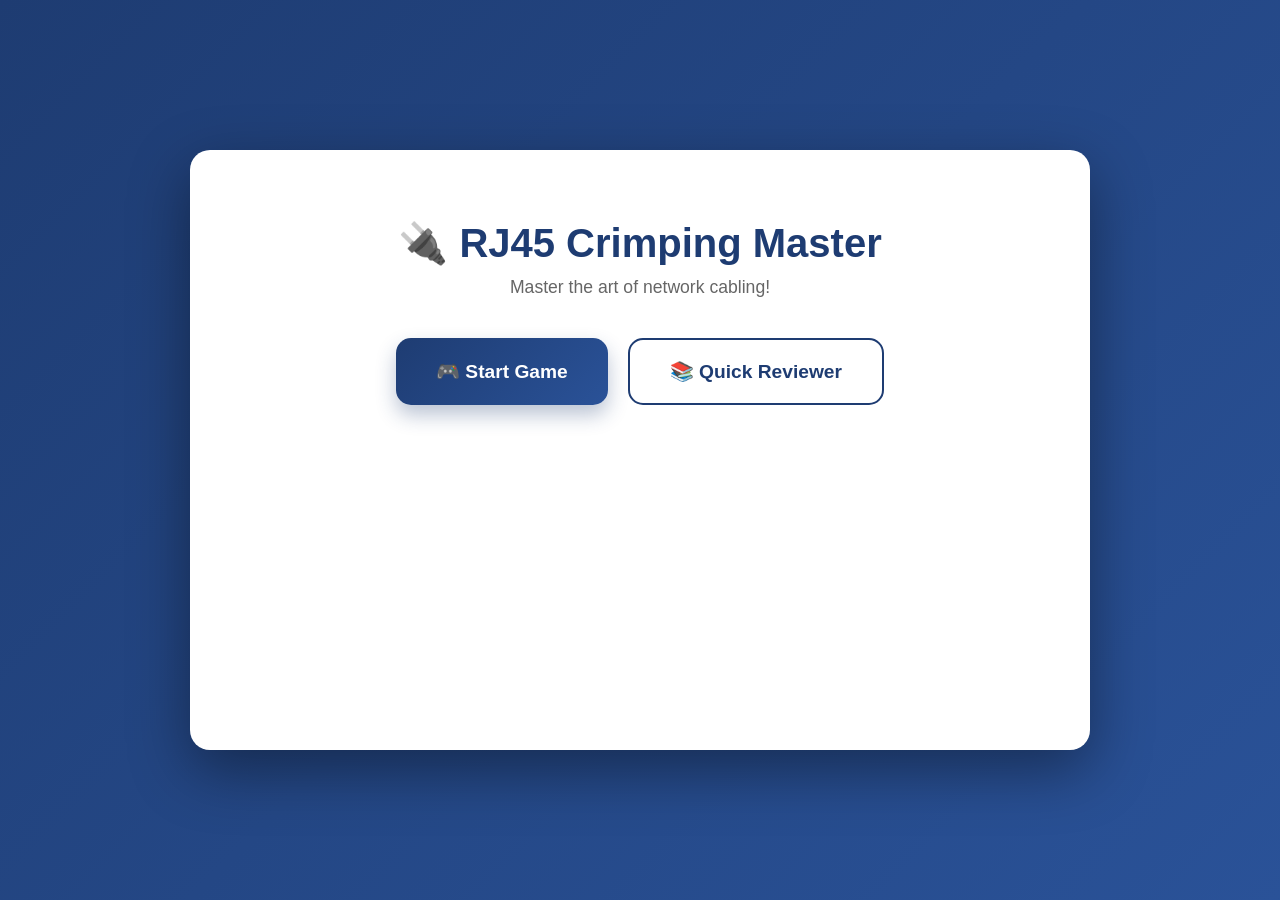
<file: game/rj45-color-drag-&-drop.html>
<!DOCTYPE html>
<html lang="en">
<head>
<meta charset="UTF-8">
<meta name="viewport" content="width=device-width, initial-scale=1.0">
<title>RJ45 Crimping Master - Perfectly Centered Hint</title>
<style>
* { margin: 0; padding: 0; box-sizing: border-box; }
body {
    font-family: 'Segoe UI', Tahoma, Geneva, Verdana, sans-serif;
    background: linear-gradient(135deg, #1e3c72 0%, #2a5298 100%);
    min-height: 100vh; display: flex; justify-content: center; align-items: center;
    padding: 20px; color: #333;
}
.container {
    background: white; border-radius: 20px; padding: 30px;
    max-width: 900px; width: 100%; box-shadow: 0 20px 60px rgba(0,0,0,0.4);
    position: relative; overflow: hidden; min-height: 600px;
}

/* --- SCREEN MANAGEMENT --- */
.screen, .tutorial-screen, .main-menu { 
    display: none; animation: fadeIn 0.5s; width: 100%; height: 100%;
}
.active { display: block !important; }
@keyframes fadeIn { from { opacity: 0; transform: translateY(10px); } to { opacity: 1; transform: translateY(0); } }

/* --- MAIN MENU STYLES --- */
.main-menu { text-align: center; padding: 40px 20px; }
.menu-title { font-size: 2.5em; color: #1e3c72; margin-bottom: 10px; }
.menu-subtitle { color: #666; margin-bottom: 40px; font-size: 1.1em; }
.menu-buttons { display: flex; gap: 20px; justify-content: center; flex-wrap: wrap; }
.menu-btn {
    padding: 20px 40px; border: none; border-radius: 15px; font-size: 1.2em;
    font-weight: bold; cursor: pointer; transition: all 0.3s; min-width: 200px;
    display: flex; align-items: center; justify-content: center; gap: 10px;
}
.btn-start { background: linear-gradient(135deg, #1e3c72, #2a5298); color: white; box-shadow: 0 10px 20px rgba(30, 60, 114, 0.3); }
.btn-start:hover { transform: translateY(-3px); box-shadow: 0 15px 30px rgba(30, 60, 114, 0.4); }
.btn-tutorial { background: white; color: #1e3c72; border: 2px solid #1e3c72; }
.btn-tutorial:hover { background: #f0f4f8; transform: translateY(-3px); }

/* --- TUTORIAL/REVIEWER STYLES --- */
.tutorial-screen { padding: 20px; }
.tutorial-header { display: flex; justify-content: space-between; align-items: center; margin-bottom: 20px; border-bottom: 1px solid #eee; padding-bottom: 15px; }
.back-btn { background: none; border: none; font-size: 1em; color: #666; cursor: pointer; display: flex; align-items: center; gap: 5px; transition: color 0.2s; }
.back-btn:hover { color: #1e3c72; }
.tutorial-content { max-height: 50vh; overflow-y: auto; padding-right: 10px; }
.review-card { background: #f8f9fa; border-left: 4px solid #1e3c72; padding: 15px; margin-bottom: 15px; border-radius: 0 8px 8px 0; }
.review-card h3 { color: #1e3c72; margin-bottom: 8px; font-size: 1.1em; }
.review-card p { color: #555; line-height: 1.5; font-size: 0.95em; }
.color-code-grid { display: grid; grid-template-columns: repeat(auto-fit, minmax(120px, 1fr)); gap: 10px; margin-top: 10px; }
.color-item { padding: 8px; border-radius: 6px; text-align: center; font-size: 0.8em; font-weight: bold; color: white; text-shadow: 1px 1px 2px rgba(0,0,0,0.5); }

/* --- GAME STYLES --- */
h1 { text-align: center; color: #1e3c72; margin-bottom: 5px; font-size: 2em; }
.subtitle { text-align: center; color: #666; margin-bottom: 25px; font-size: 0.95em; }
.start-content { text-align: center; padding: 20px 0; }
.mode-select { display: flex; gap: 15px; justify-content: center; margin: 30px 0; }
.mode-btn { padding: 15px 30px; border: 2px solid #1e3c72; background: white; border-radius: 10px; cursor: pointer; font-size: 1.1em; font-weight: bold; transition: all 0.3s; color: #1e3c72; }
.mode-btn:hover, .mode-btn.active { background: #1e3c72; color: white; }
.start-btn { padding: 18px 60px; background: linear-gradient(135deg, #1e3c72, #2a5298); color: white; border: none; border-radius: 50px; font-size: 1.3em; font-weight: bold; cursor: pointer; transition: transform 0.2s; box-shadow: 0 10px 20px rgba(30, 60, 114, 0.3); }
.start-btn:hover { transform: scale(1.05); }
.attempts-info { color: #d32f2f; font-weight: bold; margin-top: 15px; font-size: 1.1em; }

.stats-bar { display: flex; justify-content: space-between; align-items: center; background: #f0f4f8; padding: 15px 25px; border-radius: 15px; margin-bottom: 25px; font-weight: bold; font-size: 1.1em; color: #1e3c72; }
.timer-val { color: #d32f2f; }
.hint-val { color: #fbc02d; margin: 0 15px; }
.attempt-badge { background: #1e3c72; color: white; padding: 5px 15px; border-radius: 20px; font-size: 0.9em; }

.game-layout { display: grid; grid-template-columns: 1fr 1fr; gap: 30px; margin-bottom: 30px; }
.section-label { font-weight: bold; color: #555; margin-bottom: 15px; text-align: center; text-transform: uppercase; letter-spacing: 1px; font-size: 0.9em; }
.wires-pool { background: #f8f9fa; border-radius: 15px; padding: 20px; display: flex; flex-wrap: wrap; gap: 12px; justify-content: center; align-content: center; min-height: 200px; border: 2px dashed #ddd; }
.wire { width: 90px; height: 45px; border-radius: 8px; cursor: grab; display: flex; align-items: center; justify-content: center; font-size: 0.8em; font-weight: bold; color: white; text-shadow: 1px 1px 2px rgba(0,0,0,0.6); user-select: none; transition: all 0.2s; box-shadow: 0 4px 6px rgba(0,0,0,0.1); position: relative; overflow: hidden; }
.wire:active { cursor: grabbing; transform: scale(1.1); z-index: 10; }
.wire.used { opacity: 0.3; pointer-events: none; filter: grayscale(100%); }

.connector-board { background: #eef2f7; border-radius: 15px; padding: 20px; display: grid; grid-template-columns: repeat(8, 1fr); gap: 8px; border: 2px solid #dde4ed; }
.slot { background: white; border: 2px dashed #bbb; border-radius: 8px; height: 90px; display: flex; flex-direction: column; align-items: center; justify-content: flex-start; position: relative; transition: all 0.3s; }
.slot.drag-over { border-color: #2a5298; background: #e3f2fd; transform: scale(1.05); }
.slot.correct { border-color: #2e7d32; background: #e8f5e9; border-style: solid; }
.slot.incorrect { border-color: #c62828; background: #ffebee; border-style: solid; }
.slot-num { font-size: 0.8em; color: #888; margin-top: 5px; font-weight: bold; }
.slot .wire-in-slot { width: 100%; height: 35px; margin-top: 5px; font-size: 0.65em; border-radius: 0 0 6px 6px; cursor: pointer; display: flex; align-items: center; justify-content: center; font-weight: bold; color: white; text-shadow: 1px 1px 2px rgba(0,0,0,0.6); position: relative; overflow: hidden; }
.slot .wire-in-slot:hover { filter: brightness(0.8); transform: scale(0.95); }
.slot .wire-in-slot::after { content: '✕'; position: absolute; top: 2px; right: 4px; font-size: 10px; color: rgba(255,255,255,0.8); }

.controls { display: flex; gap: 15px; justify-content: center; }
.btn { padding: 12px 25px; border: none; border-radius: 8px; font-size: 1em; font-weight: bold; cursor: pointer; transition: all 0.2s; display: flex; align-items: center; gap: 8px; }
.btn:hover { transform: translateY(-2px); box-shadow: 0 5px 15px rgba(0,0,0,0.2); }
.btn-check { background: #2e7d32; color: white; }
.btn-hint { background: #fbc02d; color: #333; }
.btn-hint:disabled { background: #ccc; color: #666; cursor: not-allowed; transform: none; box-shadow: none; }
.btn-quit-game { background: #c62828; color: white; }

.result-buttons { display: flex; gap: 15px; justify-content: center; margin-top: 20px; }
.btn-retake { padding: 15px 40px; background: linear-gradient(135deg, #1e3c72, #2a5298); color: white; border: none; border-radius: 50px; font-size: 1.2em; font-weight: bold; cursor: pointer; box-shadow: 0 10px 20px rgba(30, 60, 114, 0.3); }
.btn-exit { padding: 15px 40px; background: white; color: #c62828; border: 2px solid #c62828; border-radius: 50px; font-size: 1.2em; font-weight: bold; cursor: pointer; }
.btn-retake:hover, .btn-exit:hover { transform: scale(1.05); }

.grade-display { font-size: 4em; font-weight: 900; margin: 10px 0; text-shadow: 2px 2px 4px rgba(0,0,0,0.1); }
.grade-perfect { color: #2e7d32; } .grade-good { color: #1565c0; } .grade-fair { color: #f9a825; } .grade-fail { color: #c62828; }
.remarks-text { font-size: 1.5em; font-weight: bold; margin-bottom: 10px; color: #333; }
.error-count { color: #666; font-size: 1.1em; margin-bottom: 20px; }
.best-score-box { background: #e3f2fd; padding: 10px; border-radius: 10px; margin-bottom: 20px; font-weight: bold; color: #1e3c72; }
.answer-key { background: #fff8e1; border: 2px solid #ffca28; border-radius: 12px; padding: 15px; margin: 20px 0; text-align: left; }
.answer-key h3 { color: #f57f17; margin-bottom: 10px; text-align: center; }
.key-grid { display: grid; grid-template-columns: repeat(8, 1fr); gap: 5px; }
.key-item { background: white; padding: 8px 2px; border-radius: 6px; text-align: center; font-size: 0.75em; border: 1px solid #eee; }
.key-item strong { display: block; font-size: 1.2em; color: #333; margin-bottom: 2px; }

.c-wo { background: repeating-linear-gradient(90deg, #fff, #fff 8px, #ff9800 8px, #ff9800 16px); color: #333 !important; text-shadow: none !important; }
.c-o { background: #ff9800; }
.c-wg { background: repeating-linear-gradient(90deg, #fff, #fff 8px, #4caf50 8px, #4caf50 16px); color: #333 !important; text-shadow: none !important; }
.c-g { background: #4caf50; }
.c-wb { background: repeating-linear-gradient(90deg, #fff, #fff 8px, #2196f3 8px, #2196f3 16px); color: #333 !important; text-shadow: none !important; }
.c-b { background: #2196f3; }
.c-wbr { background: repeating-linear-gradient(90deg, #fff, #fff 8px, #795548 8px, #795548 16px); color: #333 !important; text-shadow: none !important; }
.c-br { background: #795548; }

/* --- CUSTOM HINT MODAL UI (PERFECTLY CENTERED) --- */
.custom-modal-overlay {
    display: none; 
    position: fixed; 
    top: 0; 
    left: 0; 
    width: 100%; 
    height: 100%;
    background: rgba(0,0,0,0.6); 
    z-index: 1000; 
    backdrop-filter: blur(3px);
}

.custom-modal-overlay.active { 
    display: block; /* Use block instead of flex for better compatibility */
}

.hint-box {
    background: white; 
    padding: 25px; 
    border-radius: 15px; 
    width: 90%; 
    max-width: 400px;
    text-align: center; 
    box-shadow: 0 15px 40px rgba(0,0,0,0.3); 
    border-top: 5px solid #fbc02d;
    
    /* PERFECT CENTERING TECHNIQUE */
    position: absolute;
    top: 50%;
    left: 50%;
    transform: translate(-50%, -50%);
    
    animation: popIn 0.3s cubic-bezier(0.175, 0.885, 0.32, 1.275); 
}

@keyframes popIn { 
    from { transform: translate(-50%, -50%) scale(0.8); opacity: 0; } 
    to { transform: translate(-50%, -50%) scale(1); opacity: 1; } 
}

.hint-icon { font-size: 3em; margin-bottom: 10px; display: block; }
.hint-title { font-size: 1.2em; font-weight: bold; color: #333; margin-bottom: 10px; }
.hint-msg { color: #555; margin-bottom: 20px; line-height: 1.4; font-size: 0.95em; }
.hint-btn {
    background: #1e3c72; color: white; border: none; padding: 10px 30px;
    border-radius: 25px; font-weight: bold; cursor: pointer; transition: all 0.2s;
}
.hint-btn:hover { background: #2a5298; transform: translateY(-2px); }
</style>
</head>
<body>
<div class="container">
    
    <!-- ================= MAIN MENU ================= -->
    <div id="mainMenu" class="main-menu active">
        <h1 class="menu-title">🔌 RJ45 Crimping Master</h1>
        <p class="menu-subtitle">Master the art of network cabling!</p>
        <div class="menu-buttons">
            <button class="menu-btn btn-start" onclick="showGameStart()">🎮 Start Game</button>
            <button class="menu-btn btn-tutorial" onclick="showTutorial()">📚 Quick Reviewer</button>
        </div>
    </div>

    <!-- ================= TUTORIAL / REVIEWER SCREEN ================= -->
    <div id="tutorialScreen" class="tutorial-screen">
        <div class="tutorial-header">
            <h2 style="color:#1e3c72;">📚 Quick Reviewer</h2>
            <button class="back-btn" onclick="showMainMenu()">← Back to Menu</button>
        </div>
        <div class="tutorial-content">
            <div class="review-card">
                <h3>What is RJ45?</h3>
                <p>RJ45 (Registered Jack 45) is a standard connector used for Ethernet networking. It has 8 pins and uses twisted pair cables (Cat5e, Cat6, etc.).</p>
            </div>
            <div class="review-card">
                <h3>T568B Wiring Standard (Most Common)</h3>
                <p>Used in most commercial and residential installations in the Philippines.</p>
                <div class="color-code-grid">
                    <div class="color-item c-wo">1. White-Orange</div>
                    <div class="color-item c-o">2. Orange</div>
                    <div class="color-item c-wg">3. White-Green</div>
                    <div class="color-item c-b">4. Blue</div>
                    <div class="color-item c-wb">5. White-Blue</div>
                    <div class="color-item c-g">6. Green</div>
                    <div class="color-item c-wbr">7. White-Brown</div>
                    <div class="color-item c-br">8. Brown</div>
                </div>
            </div>
            <div class="review-card">
                <h3>T568A Wiring Standard</h3>
                <p>Often used in government installations or when connecting two computers directly (crossover cable with one end T568A).</p>
                <div class="color-code-grid">
                    <div class="color-item c-wg">1. White-Green</div>
                    <div class="color-item c-g">2. Green</div>
                    <div class="color-item c-wo">3. White-Orange</div>
                    <div class="color-item c-b">4. Blue</div>
                    <div class="color-item c-wb">5. White-Blue</div>
                    <div class="color-item c-o">6. Orange</div>
                    <div class="color-item c-wbr">7. White-Brown</div>
                    <div class="color-item c-br">8. Brown</div>
                </div>
            </div>
            <div class="review-card">
                <h3>Crimping Tips 💡</h3>
                <p>• Strip about 1 inch of outer jacket.<br>
                   • Untwist pairs and arrange according to standard.<br>
                   • Cut wires evenly before inserting into connector.<br>
                   • Push wires all the way to the end of the connector.<br>
                   • Crimp firmly and test with a LAN tester.</p>
            </div>
        </div>
    </div>

    <!-- ================= GAME START SCREEN ================= -->
    <div id="startScreen" class="screen">
        <div style="text-align:center; margin-bottom:20px;">
            <button class="back-btn" onclick="showMainMenu()" style="margin:0 auto;">← Back to Menu</button>
        </div>
        <h1>🔌 RJ45 Crimping Master</h1>
        <p class="subtitle">Test your knowledge of T568A/B wiring standards!</p>
        <div class="start-content">
            <h2>Choose Wiring Standard:</h2>
            <div class="mode-select">
                <button class="mode-btn active" onclick="setMode('B')">T568B (Standard)</button>
                <button class="mode-btn" onclick="setMode('A')">T568A</button>
            </div>
            <p style="color:#666; margin-bottom:10px;">Arrange the 8 wires correctly.<br>You have <strong>3 ATTEMPTS</strong> & <strong>3 HINTS</strong> only!</p>
            <div class="attempts-info" id="startAttemptsInfo">Attempts Used: 0/3</div>
            <br>
            <button class="start-btn" onclick="startGame()">Start Attempt</button>
        </div>
    </div>

    <!-- ================= GAME SCREEN ================= -->
    <div id="gameScreen" class="screen">
        <div class="stats-bar">
            <span>⏱️ Time: <span id="timeDisplay" class="timer-val">90</span>s | 💡 Hints: <span id="hintsDisplay" class="hint-val">3</span>/3</span>
            <span class="attempt-badge" id="gameAttemptBadge">Attempt 1/3</span>
        </div>
        <div class="game-layout">
            <div>
                <div class="section-label">Available Wires</div>
                <div class="wires-pool" id="wiresPool"></div>
            </div>
            <div>
                <div class="section-label">RJ45 Connector (Pins 1-8)</div>
                <div class="connector-board" id="connectorBoard"></div>
            </div>
        </div>
        <div class="controls">
            <button class="btn btn-check" onclick="checkAnswer()">✓ Submit for Grading</button>
            <button class="btn btn-hint" id="hintBtn" onclick="useHint()">💡 Hint (-10s)</button>
            <button class="btn btn-quit-game" onclick="quitCurrentGame()">↺ Quit</button>
        </div>
    </div>

    <!-- ================= RESULT SCREEN ================= -->
    <div id="resultScreen" class="screen">
        <div class="result-content">
            <div class="result-icon" id="resultIcon" style="font-size:4em; margin-bottom:10px;">🎓</div>
            <h2 id="resultTitle">Attempt Complete</h2>
            <div class="grade-display" id="finalGrade">100%</div>
            <div class="remarks-text" id="remarksText">Perfect Connection!</div>
            <div class="error-count" id="errorCount">0 errors found.</div>
            <div class="best-score-box" id="bestScoreBox">Current Best Grade: 100%</div>
            <div class="answer-key">
                <h3>📋 Correct Order (<span id="resultMode">T568B</span>)</h3>
                <div class="key-grid" id="answerKeyGrid"></div>
            </div>
            <div class="result-buttons">
                <button class="btn-retake" id="retakeBtn" onclick="retakeGame()">Retake Exam</button>
                <button class="btn-exit" onclick="exitToMenu()">Exit to Menu</button>
            </div>
        </div>
    </div>

    <!-- ================= CUSTOM HINT MODAL ================= -->
    <div id="hintModal" class="custom-modal-overlay">
        <div class="hint-box">
            <span class="hint-icon">💡</span>
            <div class="hint-title">Hint Used!</div>
            <div class="hint-msg" id="hintMessage">Pin X should be Color!</div>
            <button class="hint-btn" onclick="closeHintModal()">Got it!</button>
        </div>
    </div>

</div>

<script>
// --- NAVIGATION FUNCTIONS ---
function showMainMenu() {
    document.querySelectorAll('.screen, .tutorial-screen, .main-menu').forEach(el => el.classList.remove('active'));
    document.getElementById('mainMenu').classList.add('active');
}

function showTutorial() {
    document.querySelectorAll('.screen, .tutorial-screen, .main-menu').forEach(el => el.classList.remove('active'));
    document.getElementById('tutorialScreen').classList.add('active');
}

function showGameStart() {
    document.querySelectorAll('.screen, .tutorial-screen, .main-menu').forEach(el => el.classList.remove('active'));
    document.getElementById('startScreen').classList.add('active');
    // Reset attempts and hints when entering game from menu
    attemptsUsed = 0;
    bestGrade = 0;
    hintsLeft = MAX_HINTS;
    document.getElementById('startAttemptsInfo').textContent = `Attempts Used: 0/3`;
}

function switchScreen(screenId) {
    document.querySelectorAll('.screen').forEach(s => s.classList.remove('active'));
    document.getElementById(screenId).classList.add('active');
}

// --- GAME LOGIC ---
const STANDARDS = {
    'B': ['White-Orange', 'Orange', 'White-Green', 'Blue', 'White-Blue', 'Green', 'White-Brown', 'Brown'],
    'A': ['White-Green', 'Green', 'White-Orange', 'Blue', 'White-Blue', 'Orange', 'White-Brown', 'Brown']
};
const COLOR_MAP = {
    'White-Orange': 'c-wo', 'Orange': 'c-o',
    'White-Green': 'c-wg', 'Green': 'c-g',
    'White-Blue': 'c-wb', 'Blue': 'c-b',
    'White-Brown': 'c-wbr', 'Brown': 'c-br'
};
let currentMode = 'B';
let targetOrder = [];
let slots = Array(8).fill(null);
let timeLeft = 90;
let timerInterval;
let draggedItem = null;

// VARIABLES FOR ATTEMPTS & HINTS
let attemptsUsed = 0;
const MAX_ATTEMPTS = 3;
let bestGrade = 0;
let hintsLeft = 3;
const MAX_HINTS = 3;

function setMode(mode) {
    currentMode = mode;
    document.querySelectorAll('.mode-btn').forEach(b => b.classList.remove('active'));
    event.target.classList.add('active');
}

function startGame() {
    if(attemptsUsed >= MAX_ATTEMPTS) return;
    attemptsUsed++;
    hintsLeft = MAX_HINTS; // Reset hints for new attempt
    targetOrder = [...STANDARDS[currentMode]];
    slots = Array(8).fill(null);
    timeLeft = 90;
    updateStats();
    renderWires();
    renderSlots();
    switchScreen('gameScreen');
    clearInterval(timerInterval);
    timerInterval = setInterval(() => {
        timeLeft--;
        updateStats();
        if(timeLeft <= 0) endGame(false);
    }, 1000);
}

function quitCurrentGame() {
    clearInterval(timerInterval);
    attemptsUsed--; // Refund the attempt if they quit early
    if(attemptsUsed < 0) attemptsUsed = 0;
    switchScreen('startScreen');
    document.getElementById('startAttemptsInfo').textContent = `Attempts Used: ${attemptsUsed}/${MAX_ATTEMPTS}`;
}

function updateStats() {
    document.getElementById('timeDisplay').textContent = timeLeft;
    document.getElementById('hintsDisplay').textContent = hintsLeft;
    document.getElementById('gameAttemptBadge').textContent = `Attempt ${attemptsUsed}/${MAX_ATTEMPTS}`;
    // Disable hint button if no hints left
    document.getElementById('hintBtn').disabled = (hintsLeft <= 0);
}

function createWireElement(color, isDraggable = true) {
    const div = document.createElement('div');
    div.className = `wire ${COLOR_MAP[color]}`;
    div.textContent = color;
    div.dataset.color = color;
    if(isDraggable) {
        div.draggable = true;
        div.addEventListener('dragstart', (e) => {
            draggedItem = e.target;
            e.target.style.opacity = '0.4';
        });
        div.addEventListener('dragend', (e) => {
            e.target.style.opacity = '1';
            draggedItem = null;
        });
    } else {
        div.style.cursor = 'default';
    }
    return div;
}

function renderWires() {
    const pool = document.getElementById('wiresPool');
    pool.innerHTML = '';
    const shuffled = [...targetOrder].sort(() => Math.random() - 0.5);
    shuffled.forEach(color => pool.appendChild(createWireElement(color)));
}

function renderSlots() {
    const board = document.getElementById('connectorBoard');
    board.innerHTML = '';
    for(let i=0; i<8; i++) {
        const slot = document.createElement('div');
        slot.className = 'slot';
        slot.dataset.index = i;
        slot.innerHTML = `<div class="slot-num">${i+1}</div>`;
        slot.addEventListener('dragover', (e) => {
            e.preventDefault();
            if(!slots[i]) slot.classList.add('drag-over');
        });
        slot.addEventListener('dragleave', () => slot.classList.remove('drag-over'));
        slot.addEventListener('drop', (e) => handleDrop(e, i));
        board.appendChild(slot);
    }
}

function handleDrop(e, index) {
    e.preventDefault();
    const slotEl = e.currentTarget;
    slotEl.classList.remove('drag-over');
    if(slots[index] || !draggedItem) return;
    const color = draggedItem.dataset.color;
    slots[index] = color;
    const wireDiv = document.createElement('div');
    wireDiv.className = `wire-in-slot ${COLOR_MAP[color]}`;
    wireDiv.textContent = color;
    wireDiv.onclick = () => removeWire(index);
    slotEl.appendChild(wireDiv);
    draggedItem.classList.add('used');
    draggedItem.draggable = false;
}

function removeWire(index) {
    if(slots[index] === null) return;
    const color = slots[index];
    slots[index] = null;
    const slotEl = document.querySelector(`.slot[data-index="${index}"]`);
    const wireInSlot = slotEl.querySelector('.wire-in-slot');
    if(wireInSlot) wireInSlot.remove();
    const poolWires = document.querySelectorAll('.wires-pool .wire');
    poolWires.forEach(w => {
        if(w.dataset.color === color && w.classList.contains('used')) {
            w.classList.remove('used');
            w.draggable = true;
        }
    });
    slotEl.classList.remove('correct', 'incorrect');
}

// --- GRADING & ATTEMPT LOGIC ---
function checkAnswer() {
    let correctCount = 0;
    const slotEls = document.querySelectorAll('.slot');
    slotEls.forEach(el => el.classList.remove('correct', 'incorrect'));
    slots.forEach((color, i) => {
        if(color === targetOrder[i]) {
            slotEls[i].classList.add('correct');
            correctCount++;
        } else if (color) {
            slotEls[i].classList.add('incorrect');
        }
    });
    let accuracy = Math.round((correctCount / 8) * 100);
    if(accuracy > bestGrade) bestGrade = accuracy;
    showResultScreen(accuracy, correctCount);
}

function showResultScreen(grade, correctCount) {
    clearInterval(timerInterval);
    switchScreen('resultScreen');
    const gradeEl = document.getElementById('finalGrade');
    const remarksEl = document.getElementById('remarksText');
    const errorEl = document.getElementById('errorCount');
    const iconEl = document.getElementById('resultIcon');
    const bestBox = document.getElementById('bestScoreBox');
    const retakeBtn = document.getElementById('retakeBtn');
    
    gradeEl.className = 'grade-display';
    if(grade === 100) {
        gradeEl.classList.add('grade-perfect');
        remarksEl.textContent = "Perfect Connection! 🏆";
        iconEl.textContent = "🏆";
    } else if (grade >= 85) {
        gradeEl.classList.add('grade-good');
        remarksEl.textContent = "Very Good! ✅";
        iconEl.textContent = "✅";
    } else if (grade >= 70) {
        gradeEl.classList.add('grade-fair');
        remarksEl.textContent = "Passing, but needs practice ⚠️";
        iconEl.textContent = "⚠️";
    } else {
        gradeEl.classList.add('grade-fail');
        remarksEl.textContent = "Failed. Review the standards ❌";
        iconEl.textContent = "❌";
    }
    
    gradeEl.textContent = grade + "%";
    errorEl.textContent = `${8 - correctCount} wire(s) misplaced.`;
    bestBox.textContent = `Current Best Grade: ${bestGrade}%`;
    document.getElementById('resultMode').textContent = `T568${currentMode}`;
    
    const keyGrid = document.getElementById('answerKeyGrid');
    keyGrid.innerHTML = '';
    targetOrder.forEach((col, idx) => {
        keyGrid.innerHTML += `<div class="key-item"><strong>${idx+1}</strong><div style="margin-top:4px;">${col}</div></div>`;
    });
    
    if(attemptsUsed < MAX_ATTEMPTS) {
        retakeBtn.style.display = 'inline-block';
        retakeBtn.textContent = `Retake (${MAX_ATTEMPTS - attemptsUsed} left)`;
    } else {
        retakeBtn.style.display = 'none';
        document.getElementById('resultTitle').textContent = "All Attempts Used!";
        remarksEl.textContent = `Final Grade: ${bestGrade}%`;
    }
}

function retakeGame() {
    if(attemptsUsed < MAX_ATTEMPTS) {
        switchScreen('startScreen');
        document.getElementById('startAttemptsInfo').textContent = `Attempts Used: ${attemptsUsed}/${MAX_ATTEMPTS}`;
    }
}

function exitToMenu() {
    attemptsUsed = 0;
    bestGrade = 0;
    hintsLeft = MAX_HINTS;
    showMainMenu();
}

// --- CUSTOM HINT UI FUNCTION ---
function useHint() {
    if(hintsLeft <= 0) {
        alert("⚠️ No more hints available for this attempt!");
        return;
    }
    
    let hintIndex = -1;
    for(let i=0; i<8; i++) {
        if(slots[i] !== targetOrder[i]) {
            hintIndex = i;
            break;
        }
    }
    
    if(hintIndex !== -1 && timeLeft > 10) {
        timeLeft -= 10;
        hintsLeft--;
        updateStats();
        
        // SHOW CUSTOM MODAL INSTEAD OF ALERT
        const msg = `Pin ${hintIndex+1} should be <strong>${targetOrder[hintIndex]}</strong>!<br><small>(-10s penalty)</small>`;
        document.getElementById('hintMessage').innerHTML = msg;
        document.getElementById('hintModal').classList.add('active');
        
    } else if (timeLeft <= 10) {
        alert("Not enough time to use a hint!");
    }
}

function closeHintModal() {
    document.getElementById('hintModal').classList.remove('active');
}

function endGame(win) {
    let correctCount = 0;
    slots.forEach((color, i) => { if(color === targetOrder[i]) correctCount++; });
    let accuracy = Math.round((correctCount / 8) * 100);
    if(accuracy > bestGrade) bestGrade = accuracy;
    showResultScreen(accuracy, correctCount);
}
</script>
</body>
</html>
</file>
<file: styles/index.css>
:root {
  color-scheme: dark;
  --bg: linear-gradient(135deg, #020617 0%, #111827 45%, #172554 100%);
  --panel: rgba(15, 23, 42, 0.88);
  --panel-2: rgba(30, 41, 59, 0.96);
  --border: rgba(148, 163, 184, 0.18);
  --text: #eff6ff;
  --muted: #dbe4f0;
  --accent: #38bdf8;
  --accent-2: #8b5cf6;
  --shadow: 0 18px 44px rgba(2, 6, 23, 0.45);
}

* { box-sizing: border-box; }
html { scroll-behavior: smooth; }
body {
  margin: 0;
  min-height: 100vh;
  display: flex;
  flex-direction: column;
  font-family: Arial, Helvetica, sans-serif;
  color: var(--text);
  background:
    radial-gradient(circle at top, rgba(56, 189, 248, 0.08), transparent 28%),
    var(--bg);
}

a { color: inherit; text-decoration: none; }

.site-shell { width: min(1120px, 94vw); margin: 0 auto; }

.main-wrap {
  flex: 1;
  display: grid;
  place-items: center;
}

.topbar {
  display: flex;
  align-items: center;
  justify-content: space-between;
  gap: 12px;
  padding: 18px 0;
}

.brand {
  display: flex;
  align-items: center;
  gap: 12px;
  font-weight: 800;
  letter-spacing: 0.08em;
  text-transform: uppercase;
}

.brand-mark {
  width: 42px;
  height: 42px;
  display: grid;
  place-items: center;
  border-radius: 12px;
  background: linear-gradient(135deg, var(--accent), var(--accent-2));
  color: #04111f;
  font-weight: 900;
}

.nav-links {
  display: flex;
  gap: 10px;
  flex-wrap: wrap;
}

.nav-links a,
.primary-btn,
.secondary-btn {
  border-radius: 999px;
  padding: 10px 14px;
  border: 1px solid var(--border);
  background: rgba(15, 23, 42, 0.75);
  color: var(--text);
  font-weight: 700;
  transition: transform 0.15s ease, background 0.15s ease;
}

.nav-links a:hover,
.primary-btn:hover,
.secondary-btn:hover {
  transform: translateY(-1px);
  background: rgba(56, 189, 248, 0.12);
}

.primary-btn {
  background: linear-gradient(135deg, #7dd3fc 0%, #38bdf8 45%, #0ea5e9 100%);
  color: #082f49;
  border-color: transparent;
}

.hero {
  display: grid;
  width: 100%;
  gap: 24px;
  padding: 16px 0 26px;
}

.center-card {
  width: min(100%, 760px);
  margin: 0 auto;
}

.panel {
  background: var(--panel);
  border: 1px solid var(--border);
  border-radius: 24px;
  box-shadow: var(--shadow);
  backdrop-filter: blur(14px);
  padding: 24px;
}

.eyebrow {
  text-transform: uppercase;
  letter-spacing: 0.35em;
  font-size: 0.75rem;
  color: #7dd3fc;
}

h1 {
  font-size: clamp(2.2rem, 6vw, 3.5rem);
  line-height: 1.05;
  margin: 10px 0 8px;
}

.lead {
  color: var(--muted);
  font-size: 1.03rem;
  line-height: 1.6;
}

.cta-row {
  display: flex;
  flex-wrap: wrap;
  gap: 10px;
  margin-top: 18px;
}

.quick-links {
  display: grid;
  gap: 12px;
  margin-top: 14px;
}

.link-card {
  display: flex;
  justify-content: space-between;
  align-items: center;
  gap: 10px;
  padding: 13px;
  border-radius: 16px;
  border: 1px solid var(--border);
  background: var(--panel-2);
}

.link-card span:last-child { color: #bfdbfe; font-weight: 700; }

.mini-note {
  margin-top: 12px;
  color: #bfdbfe;
  font-size: 0.95rem;
}

footer {
  color: var(--muted);
  text-align: center;
  padding: 6px 0 28px;
  font-size: 0.95rem;
}

.compact-links {
  margin-top: 16px;
}

@media (max-width: 980px) {
  .hero { grid-template-columns: 1fr; }
}

@media (max-width: 640px) {
  .topbar { align-items: flex-start; flex-direction: column; }
  .nav-links { width: 100%; }
  .nav-links a,
  .primary-btn,
  .secondary-btn { flex: 1; text-align: center; }
  .cta-row { flex-direction: column; }
  .link-card { flex-direction: column; align-items: flex-start; }
}
</file>
<file: styles/login.css>
:root {
  color-scheme: dark;
  --bg: linear-gradient(135deg, #0f172a 0%, #111827 45%, #1f2937 100%);
  --panel: rgba(17, 24, 39, 0.88);
  --panel-border: rgba(148, 163, 184, 0.18);
  --text: #e5eefb;
  --muted: #cbd5e1;
  --accent: #38bdf8;
  --accent-strong: #0ea5e9;
  --input: rgba(15, 23, 42, 0.92);
  --shadow: 0 18px 40px rgba(15, 23, 42, 0.45);
}

* { box-sizing: border-box; }

body {
  margin: 0;
  min-height: 100vh;
  font-family: Arial, Helvetica, sans-serif;
  color: var(--text);
  background: var(--bg);
  display: grid;
  place-items: center;
}

.shell { width: min(92vw, 420px); padding: 18px; }

.card {
  background: var(--panel);
  border: 1px solid var(--panel-border);
  border-radius: 24px;
  box-shadow: var(--shadow);
  backdrop-filter: blur(14px);
  padding: 28px;
}

.eyebrow {
  text-transform: uppercase;
  letter-spacing: 0.35em;
  font-size: 0.72rem;
  color: #7dd3fc;
  margin-bottom: 10px;
}

h1 { font-size: 1.9rem; line-height: 1.2; margin: 0 0 8px; }

p { color: var(--muted); line-height: 1.5; margin: 0 0 18px; }

form { display: grid; gap: 14px; }

.field { display: flex; flex-direction: column; gap: 6px; }

label { color: #cbd5e1; font-size: 0.92rem; pointer-events: none; margin-bottom: 2px; }

input {
  width: 100%;
  border: 1px solid rgba(148, 163, 184, 0.25);
  border-radius: 12px;
  background: var(--input);
  color: var(--text);
  padding: 12px 14px;
  font-size: 1rem;
  transition: border-color 0.2s ease, box-shadow 0.2s ease;
}

input:focus {
  outline: none;
  border-color: var(--accent);
  box-shadow: 0 0 0 4px rgba(56, 189, 248, 0.18);
}

.row { display: flex; align-items: center; justify-content: space-between; gap: 10px; font-size: 0.92rem; }

.checkbox { display: inline-flex; align-items: center; gap: 8px; color: var(--muted); }
.checkbox input { width: 16px; height: 16px; accent-color: var(--accent); }

.link { color: #7dd3fc; text-decoration: none; }
.link:hover { text-decoration: underline; }

button {
  border: none;
  border-radius: 12px;
  padding: 12px 14px;
  font-size: 1rem;
  font-weight: 700;
  color: #082f49;
  background: linear-gradient(135deg, #7dd3fc 0%, #38bdf8 45%, #0ea5e9 100%);
  cursor: pointer;
  transition: transform 0.12s ease, box-shadow 0.2s ease;
}

button:hover { transform: translateY(-1px); box-shadow: 0 10px 18px rgba(14, 165, 233, 0.25); }

.divider { display: flex; align-items: center; gap: 10px; color: #cbd5e1; font-size: 0.92rem; margin: 6px 0; }
.divider::before, .divider::after { content: ""; flex: 1; border-top: 1px solid rgba(148, 163, 184, 0.25); }

.social-row { display: grid; gap: 10px; }
.social-btn { display: flex; align-items: center; justify-content: center; gap: 8px; border: 1px solid rgba(148, 163, 184, 0.25); background: rgba(15, 23, 42, 0.92); color: var(--text); font-weight: 600; }
.social-row, .divider { display: none; }

.footer-note { margin-top: 14px; text-align: center; font-size: 0.92rem; color: var(--muted); }
.footer-note a { color: #7dd3fc; }

@media (max-width: 480px) {
  .card { padding: 20px; border-radius: 18px; }
  h1 { font-size: 1.6rem; }
  .row { flex-direction: column; align-items: flex-start; }
}
</file>
<file: styles/register.css>
:root {
  color-scheme: dark;
  --bg: linear-gradient(135deg, #0f172a 0%, #111827 45%, #1f2937 100%);
  --panel: rgba(17, 24, 39, 0.88);
  --panel-border: rgba(148, 163, 184, 0.18);
  --text: #e5eefb;
  --muted: #cbd5e1;
  --accent: #38bdf8;
  --input: rgba(15, 23, 42, 0.92);
  --shadow: 0 18px 40px rgba(15, 23, 42, 0.45);
}

* { box-sizing: border-box; }

body {
  margin: 0;
  min-height: 100vh;
  font-family: Arial, Helvetica, sans-serif;
  color: var(--text);
  background: var(--bg);
  display: grid;
  place-items: center;
}

.shell { width: min(92vw, 420px); padding: 18px; }

.card {
  background: var(--panel);
  border: 1px solid var(--panel-border);
  border-radius: 24px;
  box-shadow: var(--shadow);
  backdrop-filter: blur(14px);
  padding: 28px;
}

.eyebrow {
  text-transform: uppercase;
  letter-spacing: 0.35em;
  font-size: 0.72rem;
  color: #7dd3fc;
  margin-bottom: 10px;
}

h1 { font-size: 1.9rem; line-height: 1.2; margin: 0 0 8px; }

p { color: var(--muted); line-height: 1.5; margin: 0 0 18px; }

form { display: grid; gap: 14px; }

.field { display: flex; flex-direction: column; gap: 6px; }

label { color: #cbd5e1; font-size: 0.92rem; pointer-events: none; margin-bottom: 2px; }

input,
select {
  width: 100%;
  border: 1px solid rgba(148, 163, 184, 0.25);
  border-radius: 12px;
  background: var(--input);
  color: var(--text);
  padding: 12px 14px;
  font-size: 1rem;
  transition: border-color 0.2s ease, box-shadow 0.2s ease;
}

select {
  appearance: none;
  background-image: linear-gradient(45deg, transparent 50%, #7dd3fc 50%), linear-gradient(135deg, #7dd3fc 50%, transparent 50%);
  background-position: calc(100% - 18px) calc(50% - 3px), calc(100% - 12px) calc(50% - 3px);
  background-size: 6px 6px, 6px 6px;
  background-repeat: no-repeat;
}

select option { background: #111827; color: #e5eefb; }

input:focus,
select:focus {
  outline: none;
  border-color: var(--accent);
  box-shadow: 0 0 0 4px rgba(56, 189, 248, 0.18);
}

button {
  border: none;
  border-radius: 12px;
  padding: 12px 14px;
  font-size: 1rem;
  font-weight: 700;
  color: #082f49;
  background: linear-gradient(135deg, #7dd3fc 0%, #38bdf8 45%, #0ea5e9 100%);
  cursor: pointer;
  transition: transform 0.12s ease, box-shadow 0.2s ease;
}

button:hover { transform: translateY(-1px); box-shadow: 0 10px 18px rgba(14, 165, 233, 0.25); }

.footer-note { margin-top: 14px; text-align: center; font-size: 0.92rem; color: var(--muted); }
.footer-note a { color: #7dd3fc; }

@media (max-width: 480px) {
  .card { padding: 20px; border-radius: 18px; }
  h1 { font-size: 1.6rem; }
}
</file>
